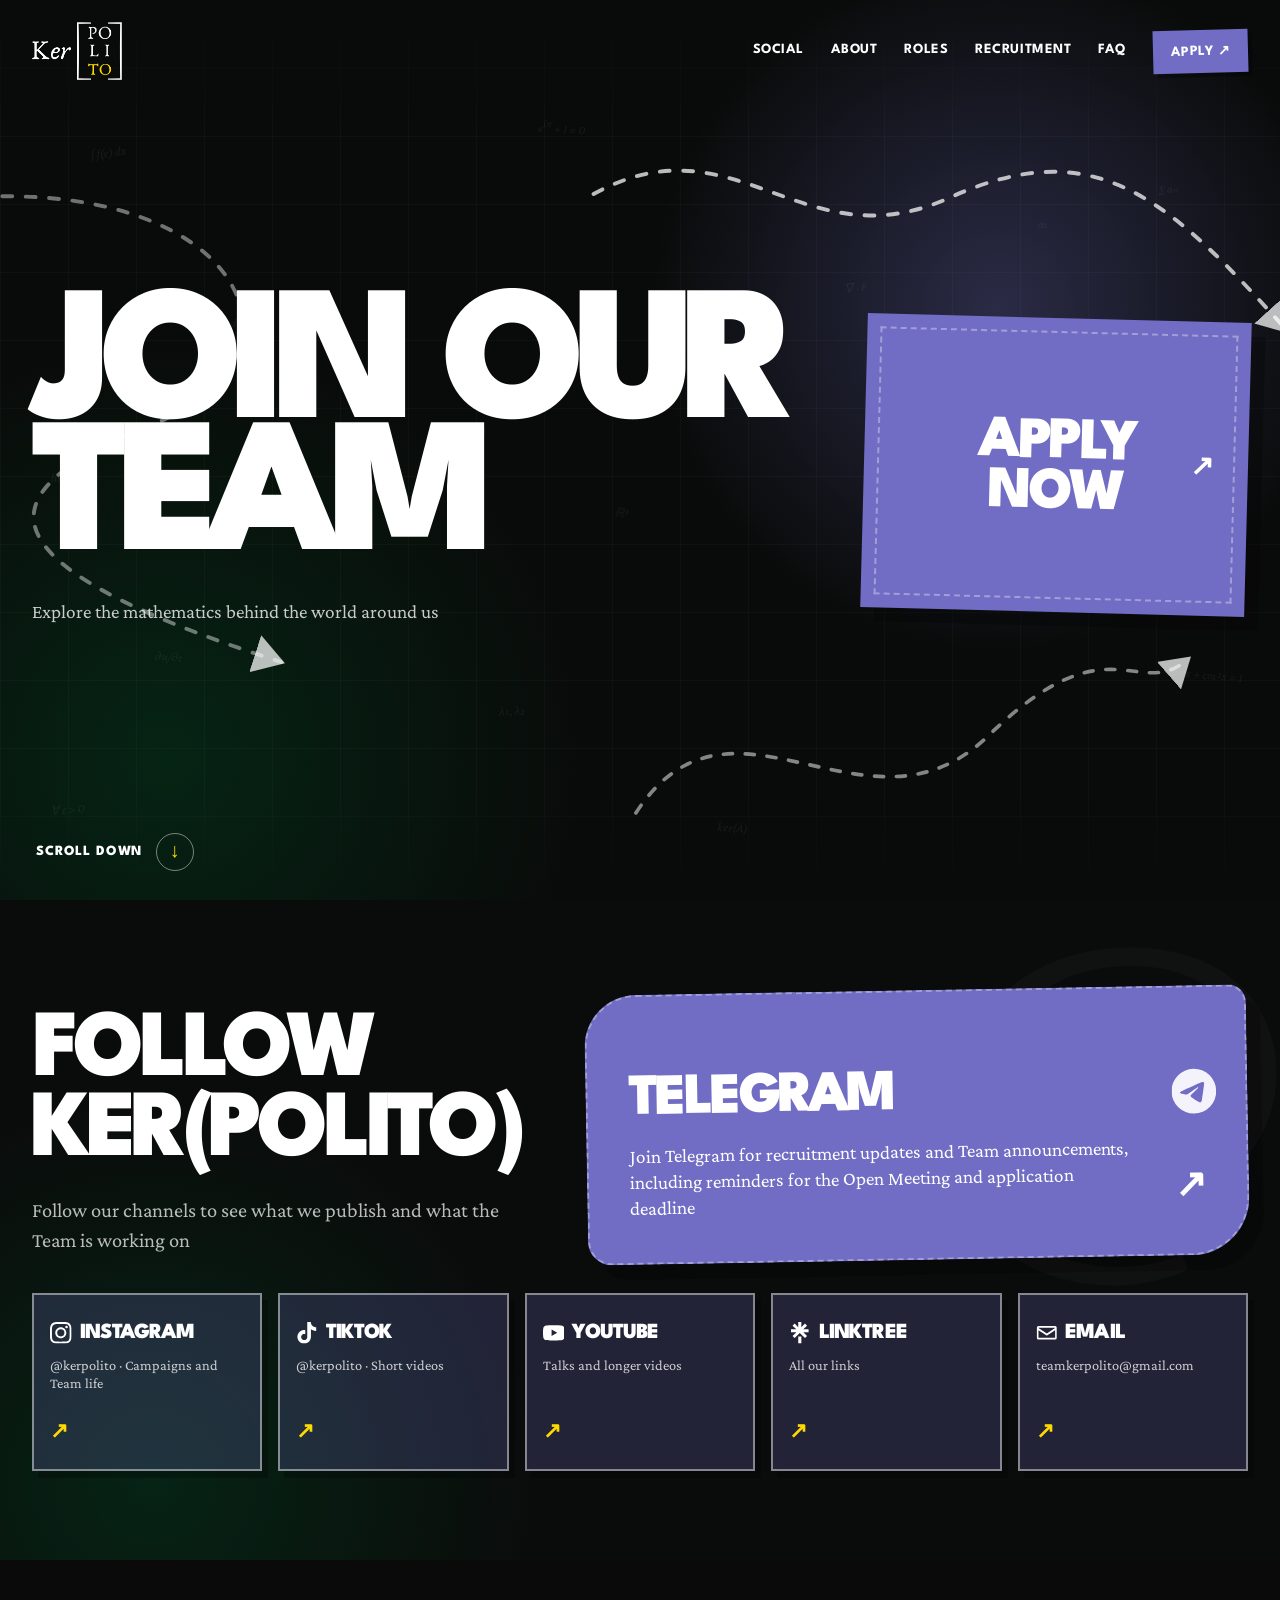
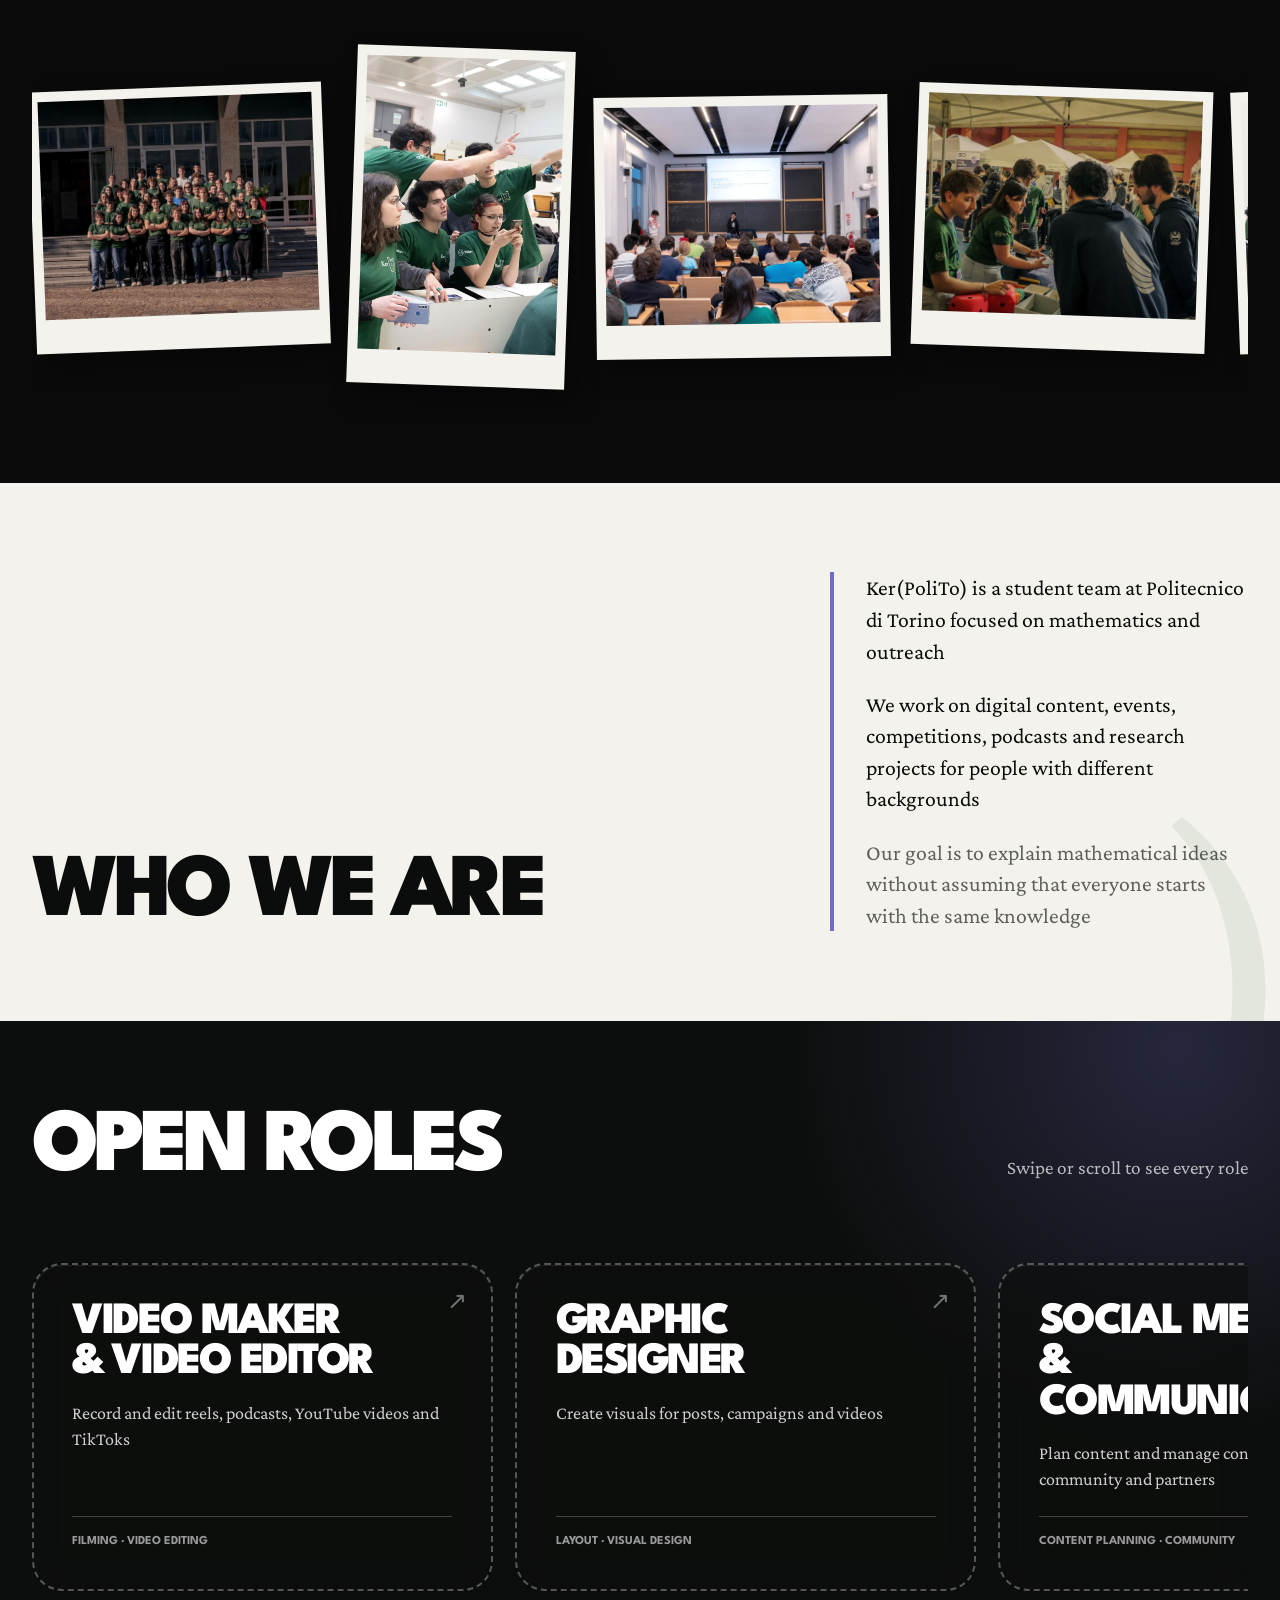
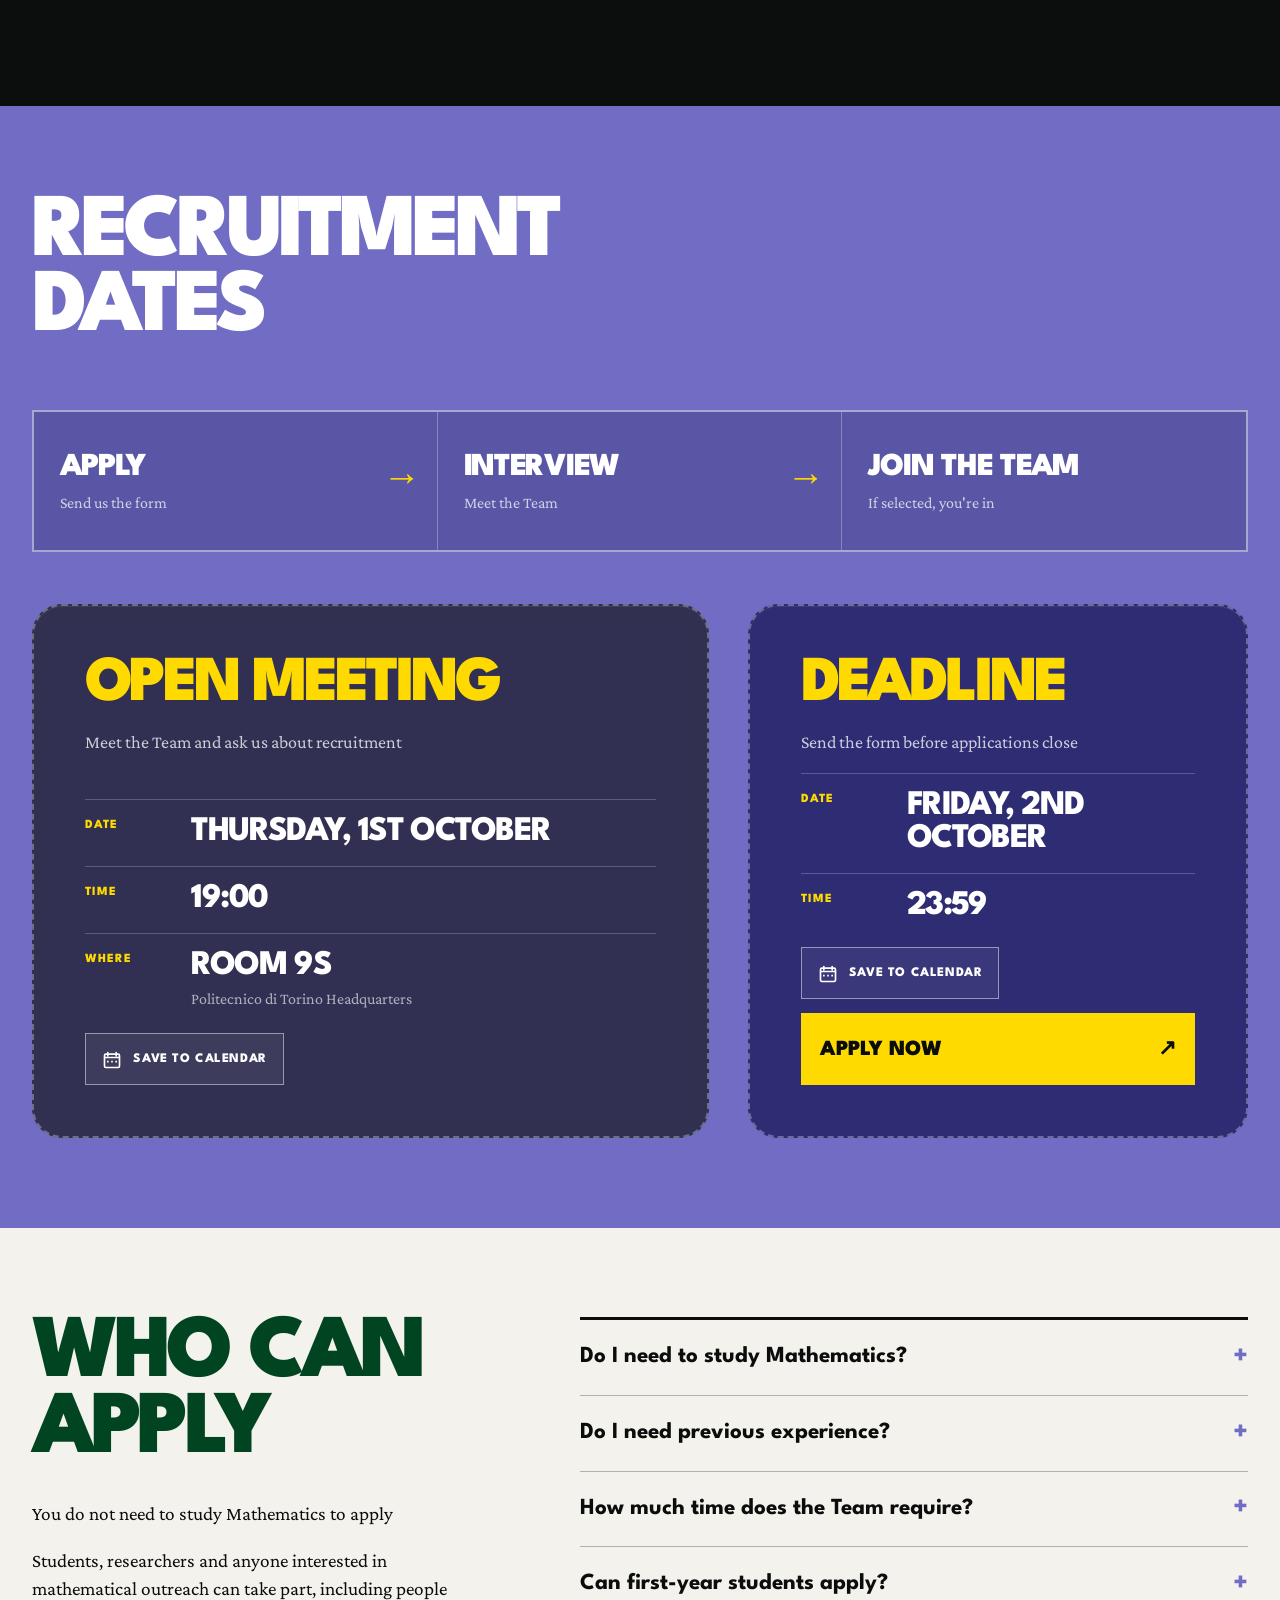
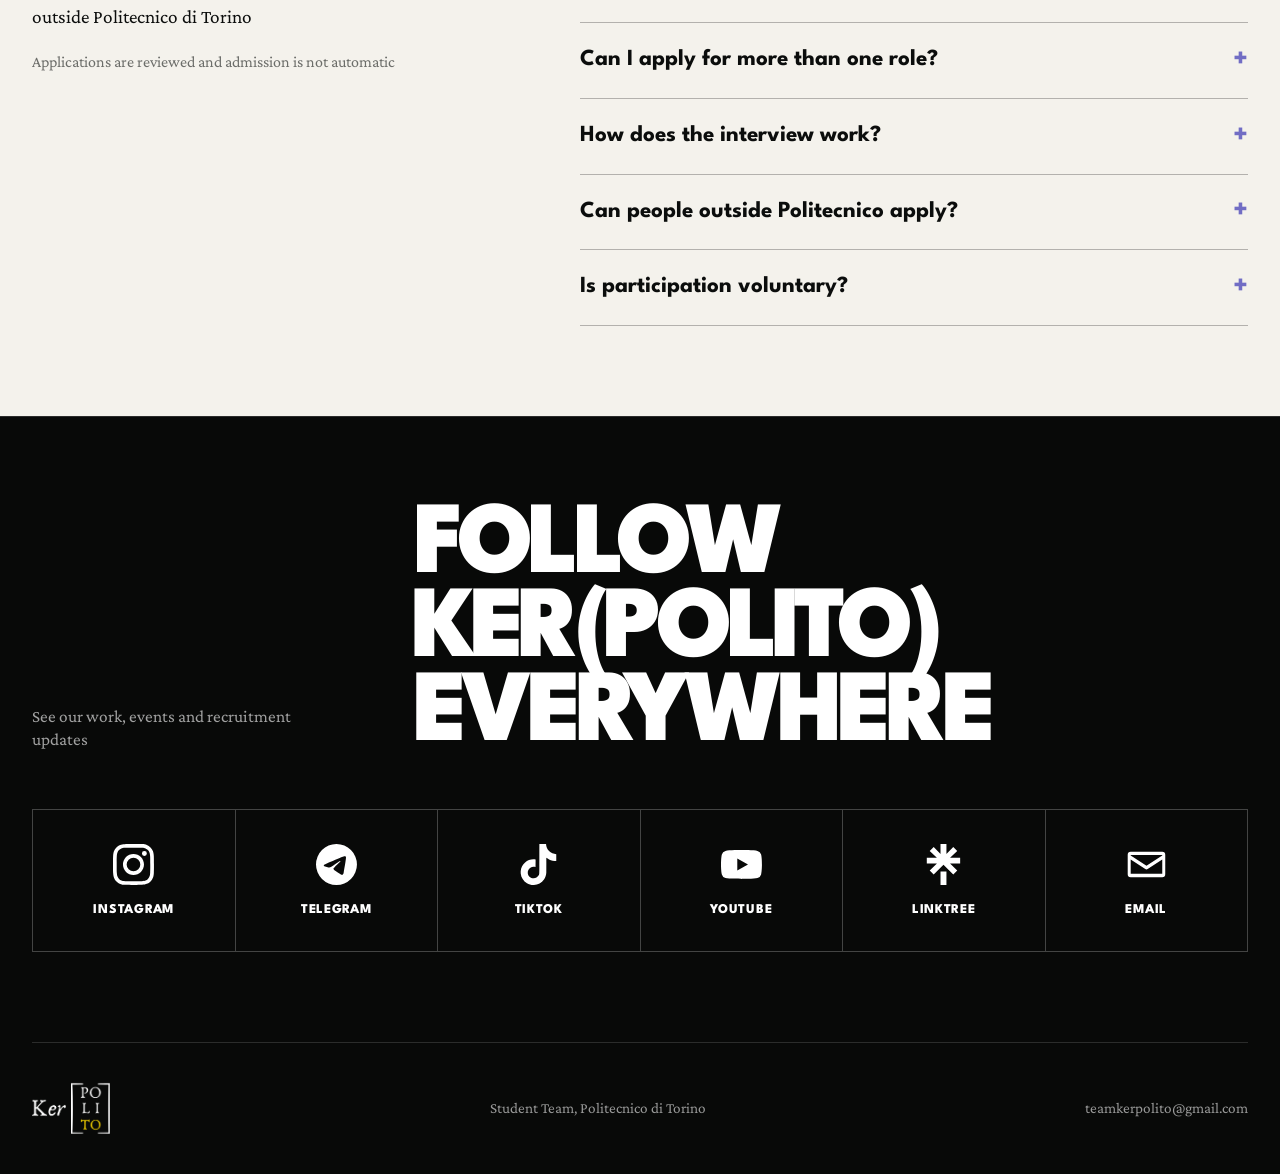
<file: index.html>
<!doctype html>
<html lang="en">
  <head>
    <meta charset="utf-8">
    <meta name="viewport" content="width=device-width, initial-scale=1">
    <title>Join Ker(PoliTo) | Recruitment 2026</title>
    <meta name="description" content="Join Ker(PoliTo), the Politecnico di Torino student team dedicated to mathematics, outreach, events and digital content">
    <meta name="theme-color" content="#0b0d0c">
    <meta property="og:type" content="website">
    <meta property="og:title" content="Join Ker(PoliTo) | Recruitment 2026">
    <meta property="og:description" content="Join Ker(PoliTo), the Politecnico di Torino student team dedicated to mathematics, outreach, events and digital content">
    <meta name="twitter:card" content="summary">
    <link rel="icon" href="assets/icons/favicon.svg" type="image/svg+xml">
    <script>document.documentElement.classList.add("js");</script>
    <link rel="preconnect" href="https://fonts.googleapis.com">
    <link rel="preconnect" href="https://fonts.gstatic.com" crossorigin>
    <link href="https://fonts.googleapis.com/css2?family=Crimson+Pro:ital,wght@0,400;0,500;0,600;1,500&amp;family=League+Spartan:wght@500;600;700;800;900&amp;display=swap" rel="stylesheet">
    <link rel="stylesheet" href="css/recruitment-2026-v2.css">
  </head>
  <body>
    <a class="skip-link" href="#main-content">Skip to content</a>

    <svg class="svg-sprite" aria-hidden="true">
      <symbol id="icon-instagram" viewBox="0 0 24 24"><path d="M7.0301.084c-1.2768.0602-2.1487.264-2.911.5634-.7888.3075-1.4575.72-2.1228 1.3877-.6652.6677-1.075 1.3368-1.3802 2.127-.2954.7638-.4956 1.6365-.552 2.914-.0564 1.2775-.0689 1.6882-.0626 4.947.0062 3.2586.0206 3.6671.0825 4.9473.061 1.2765.264 2.1482.5635 2.9107.308.7889.72 1.4573 1.388 2.1228.6679.6655 1.3365 1.0743 2.1285 1.38.7632.295 1.6361.4961 2.9134.552 1.2773.056 1.6884.069 4.9462.0627 3.2578-.0062 3.668-.0207 4.9478-.0814 1.28-.0607 2.147-.2652 2.9098-.5633.7889-.3086 1.4578-.72 2.1228-1.3881.665-.6682 1.0745-1.3378 1.3795-2.1284.2957-.7632.4966-1.636.552-2.9124.056-1.2809.0692-1.6898.063-4.948-.0063-3.2583-.021-3.6668-.0817-4.9465-.0607-1.2797-.264-2.1487-.5633-2.9117-.3084-.7889-.72-1.4568-1.3876-2.1228C21.2982 1.33 20.628.9208 19.8378.6165 19.074.321 18.2017.1197 16.9244.0645 15.6471.0093 15.236-.005 11.977.0014 8.718.0076 8.31.0215 7.0301.0839m.1402 21.6932c-1.17-.0509-1.8053-.2453-2.2287-.408-.5606-.216-.96-.4771-1.3819-.895-.422-.4178-.6811-.8186-.9-1.378-.1644-.4234-.3624-1.058-.4171-2.228-.0595-1.2645-.072-1.6442-.079-4.848-.007-3.2037.0053-3.583.0607-4.848.05-1.169.2456-1.805.408-2.2282.216-.5613.4762-.96.895-1.3816.4188-.4217.8184-.6814 1.3783-.9003.423-.1651 1.0575-.3614 2.227-.4171 1.2655-.06 1.6447-.072 4.848-.079 3.2033-.007 3.5835.005 4.8495.0608 1.169.0508 1.8053.2445 2.228.408.5608.216.96.4754 1.3816.895.4217.4194.6816.8176.9005 1.3787.1653.4217.3617 1.056.4169 2.2263.0602 1.2655.0739 1.645.0796 4.848.0058 3.203-.0055 3.5834-.061 4.848-.051 1.17-.245 1.8055-.408 2.2294-.216.5604-.4763.96-.8954 1.3814-.419.4215-.8181.6811-1.3783.9-.4224.1649-1.0577.3617-2.2262.4174-1.2656.0595-1.6448.072-4.8493.079-3.2045.007-3.5825-.006-4.848-.0608M16.953 5.5864A1.44 1.44 0 1 0 18.39 4.144a1.44 1.44 0 0 0-1.437 1.4424M5.8385 12.012c.0067 3.4032 2.7706 6.1557 6.173 6.1493 3.4026-.0065 6.157-2.7701 6.1506-6.1733-.0065-3.4032-2.771-6.1565-6.174-6.1498-3.403.0067-6.156 2.771-6.1496 6.1738M8 12.0077a4 4 0 1 1 4.008 3.9921A3.9996 3.9996 0 0 1 8 12.0077"/></symbol>
      <symbol id="icon-telegram" viewBox="0 0 24 24"><path d="M11.944 0A12 12 0 0 0 0 12a12 12 0 0 0 12 12 12 12 0 0 0 12-12A12 12 0 0 0 12 0a12 12 0 0 0-.056 0zm4.962 7.224c.1-.002.321.023.465.14a.506.506 0 0 1 .171.325c.016.093.036.306.02.472-.18 1.898-.962 6.502-1.36 8.627-.168.9-.499 1.201-.82 1.23-.696.065-1.225-.46-1.9-.902-1.056-.693-1.653-1.124-2.678-1.8-1.185-.78-.417-1.21.258-1.91.177-.184 3.247-2.977 3.307-3.23.007-.032.014-.15-.056-.212s-.174-.041-.249-.024c-.106.024-1.793 1.14-5.061 3.345-.48.33-.913.49-1.302.48-.428-.008-1.252-.241-1.865-.44-.752-.245-1.349-.374-1.297-.789.027-.216.325-.437.893-.663 3.498-1.524 5.83-2.529 6.998-3.014 3.332-1.386 4.025-1.627 4.476-1.635z"/></symbol>
      <symbol id="icon-tiktok" viewBox="0 0 24 24"><path d="M12.525.02c1.31-.02 2.61-.01 3.91-.02.08 1.53.63 3.09 1.75 4.17 1.12 1.11 2.7 1.62 4.24 1.79v4.03c-1.44-.05-2.89-.35-4.2-.97-.57-.26-1.1-.59-1.62-.93-.01 2.92.01 5.84-.02 8.75-.08 1.4-.54 2.79-1.35 3.94-1.31 1.92-3.58 3.17-5.91 3.21-1.43.08-2.86-.31-4.08-1.03-2.02-1.19-3.44-3.37-3.65-5.71-.02-.5-.03-1-.01-1.49.18-1.9 1.12-3.72 2.58-4.96 1.66-1.44 3.98-2.13 6.15-1.72.02 1.48-.04 2.96-.04 4.44-.99-.32-2.15-.23-3.02.37-.63.41-1.11 1.04-1.36 1.75-.21.51-.15 1.07-.14 1.61.24 1.64 1.82 3.02 3.5 2.87 1.12-.01 2.19-.66 2.77-1.61.19-.33.4-.67.41-1.06.1-1.79.06-3.57.07-5.36.01-4.03-.01-8.05.02-12.07z"/></symbol>
      <symbol id="icon-youtube" viewBox="0 0 24 24"><path d="M23.498 6.186a3.016 3.016 0 0 0-2.122-2.136C19.505 3.545 12 3.545 12 3.545s-7.505 0-9.377.505A3.017 3.017 0 0 0 .502 6.186C0 8.07 0 12 0 12s0 3.93.502 5.814a3.016 3.016 0 0 0 2.122 2.136c1.871.505 9.376.505 9.376.505s7.505 0 9.377-.505a3.015 3.015 0 0 0 2.122-2.136C24 15.93 24 12 24 12s0-3.93-.502-5.814zM9.545 15.568V8.432L15.818 12l-6.273 3.568z"/></symbol>
      <symbol id="icon-linktree" viewBox="0 0 24 24"><path d="m13.73635 5.85251 4.00467-4.11665 2.3248 2.3808-4.20064 4.00466h5.9085v3.30473h-5.9365l4.22865 4.10766-2.3248 2.3338L12.0005 12.099l-5.74052 5.76852-2.3248-2.3248 4.22864-4.10766h-5.9375V8.12132h5.9085L3.93417 4.11666l2.3248-2.3808 4.00468 4.11665V0h3.4727zm-3.4727 10.30614h3.4727V24h-3.4727z"/></symbol>
      <symbol id="icon-email" viewBox="0 0 24 24"><path d="M2.75 4.5h18.5A1.75 1.75 0 0 1 23 6.25v11.5a1.75 1.75 0 0 1-1.75 1.75H2.75A1.75 1.75 0 0 1 1 17.75V6.25A1.75 1.75 0 0 1 2.75 4.5Zm0 2v.18L12 12.74l9.25-6.06V6.5H2.75Zm18.5 10.99V9.07l-8.57 5.61a1.25 1.25 0 0 1-1.36 0L2.75 9.07v8.42h18.5Z"/></symbol>
      <symbol id="icon-calendar" viewBox="0 0 24 24"><path d="M7 2a1 1 0 0 1 1 1v1h8V3a1 1 0 1 1 2 0v1h1.25A2.75 2.75 0 0 1 22 6.75v12.5A2.75 2.75 0 0 1 19.25 22H4.75A2.75 2.75 0 0 1 2 19.25V6.75A2.75 2.75 0 0 1 4.75 4H6V3a1 1 0 0 1 1-1Zm12.25 8H4v9.25c0 .41.34.75.75.75h14.5c.41 0 .75-.34.75-.75V10h-.75ZM8 13v2H6v-2h2Zm5 0v2h-2v-2h2Zm5 0v2h-2v-2h2ZM6 6H4.75a.75.75 0 0 0-.75.75V8h16V6.75a.75.75 0 0 0-.75-.75H18v1a1 1 0 1 1-2 0V6H8v1a1 1 0 0 1-2 0V6Z"/></symbol>
    </svg>

    <header class="site-header" data-header>
      <nav class="nav shell" aria-label="Primary navigation">
        <a class="wordmark" href="#top" aria-label="Ker(PoliTo), back to top">
          <img src="assets/images/kerpolito-logo.png" alt="Ker(PoliTo)">
        </a>

        <button class="menu-toggle" type="button" aria-expanded="false" aria-controls="primary-menu" aria-label="Open navigation" data-menu-toggle>
          <span></span><span></span>
        </button>

        <div class="nav-links" id="primary-menu" data-menu>
          <a href="#socials">Social</a>
          <a href="#about">About</a>
          <a href="#roles">Roles</a>
          <a href="#recruitment">Recruitment</a>
          <a href="#faq">FAQ</a>
          <a class="nav-apply" href="#" data-link="application">Apply <span aria-hidden="true">↗</span></a>
        </div>
      </nav>
    </header>

    <main id="main-content">
      <section class="hero" id="top" aria-labelledby="hero-title">
        <div class="hero-grid" aria-hidden="true"></div>
        <div class="math-texture" aria-hidden="true">
          <span>∫ f(x) dx</span><span>e<sup>iπ</sup> + 1 = 0</span><span>Σ aₙ</span>
          <span>det(A)</span><span>∇ · F</span><span>P(A|B)</span>
          <span>lim x→0</span><span>ℝ³</span><span>a² + b² = c²</span>
          <span>∂u/∂t</span><span>λ₁, λ₂</span><span>sin²x + cos²x = 1</span>
          <span>∀ ε &gt; 0</span><span>ker(A)</span><span>Im(f)</span><span>∞</span>
        </div>

        <svg class="hero-path hero-path-top" viewBox="0 0 760 300" aria-hidden="true">
          <defs>
            <marker id="arrow-white" markerWidth="10" markerHeight="10" refX="7" refY="5" orient="auto">
              <path d="M0 0L8 5L0 10Z" fill="currentColor"></path>
            </marker>
          </defs>
          <path d="M18 88C164 8 232 160 382 92S606 92 728 228" marker-end="url(#arrow-white)"></path>
        </svg>

        <svg class="hero-path hero-path-loop" viewBox="0 0 420 560" aria-hidden="true">
          <path d="M44 45C318 32 395 210 223 278S30 418 354 522" marker-end="url(#arrow-white)"></path>
        </svg>

        <svg class="hero-path hero-path-sweep" viewBox="0 0 660 260" aria-hidden="true">
          <path d="M24 204C129 43 278 248 411 119S575 83 630 35" marker-end="url(#arrow-white)"></path>
        </svg>

        <div class="hero-content shell">
          <div class="hero-main">
            <div class="hero-title-block">
              <h1 id="hero-title"><span>Join</span> <span>our</span> <span>team</span></h1>
            </div>

            <p class="hero-intro">Explore the mathematics behind the world around us</p>

            <a class="hero-apply" href="#" data-link="application">
              <span>Apply now</span><b aria-hidden="true">↗</b>
            </a>
          </div>

          <a class="scroll-cue" href="#socials">
            <span>Scroll down</span>
            <b aria-hidden="true">↓</b>
          </a>
        </div>
      </section>

      <section class="social-section section" id="socials" aria-labelledby="socials-title">
        <div class="shell">
          <div class="social-lead">
            <div class="social-intro reveal">
              <h2 id="socials-title">Follow Ker(PoliTo)</h2>
              <p>Follow our channels to see what we publish and what the Team is working on</p>
            </div>

            <a class="telegram-card reveal" href="#" data-link="telegram">
              <svg class="telegram-icon" aria-hidden="true"><use href="#icon-telegram"></use></svg>
              <span class="telegram-copy">
                <strong>Telegram</strong>
                <small>Join Telegram for recruitment updates and Team announcements, including reminders for the Open Meeting and application deadline</small>
              </span>
              <b aria-hidden="true">↗</b>
            </a>
          </div>

          <div class="social-grid reveal" aria-label="All Ker(PoliTo) social channels">
            <a href="#" data-link="instagram"><span class="social-label"><svg aria-hidden="true"><use href="#icon-instagram"></use></svg><em>Instagram</em></span><small>@kerpolito · Campaigns and Team life</small><b aria-hidden="true">↗</b></a>
            <a href="#" data-link="tiktok"><span class="social-label"><svg aria-hidden="true"><use href="#icon-tiktok"></use></svg><em>TikTok</em></span><small>@kerpolito · Short videos</small><b aria-hidden="true">↗</b></a>
            <a href="#" data-link="youtube"><span class="social-label"><svg aria-hidden="true"><use href="#icon-youtube"></use></svg><em>YouTube</em></span><small>Talks and longer videos</small><b aria-hidden="true">↗</b></a>
            <a href="#" data-link="linktree"><span class="social-label"><svg aria-hidden="true"><use href="#icon-linktree"></use></svg><em>Linktree</em></span><small>All our links</small><b aria-hidden="true">↗</b></a>
            <a href="#" data-link="email"><span class="social-label"><svg aria-hidden="true"><use href="#icon-email"></use></svg><em>Email</em></span><small>teamkerpolito@gmail.com</small><b aria-hidden="true">↗</b></a>
          </div>
        </div>
      </section>

      <section class="postcards" aria-label="Ker(PoliTo) Team moments">
        <div class="postcard-track shell">
          <figure class="postcard postcard-wide">
            <img src="assets/images/team-group.webp" alt="Ker(PoliTo) Team group photo" width="1400" height="1049">
          </figure>
          <figure class="postcard postcard-tall">
            <img src="assets/images/team-meeting.webp" alt="Ker(PoliTo) members collaborating during an event" width="788" height="1400" loading="lazy">
          </figure>
          <figure class="postcard postcard-wide">
            <img src="assets/images/team-lecture.webp" alt="A Ker(PoliTo) mathematics event in a lecture hall" width="1400" height="933" loading="lazy">
          </figure>
          <figure class="postcard postcard-wide">
            <img src="assets/images/team-fair.webp" alt="Ker(PoliTo) members meeting students at a Team fair" width="1400" height="933" loading="lazy">
          </figure>
          <figure class="postcard postcard-wide">
            <img src="assets/images/team-podcast.webp" alt="Two Ker(PoliTo) members recording a podcast" width="906" height="571" loading="lazy">
          </figure>
          <figure class="postcard postcard-tall">
            <img src="assets/images/team-notes.webp" alt="A wall of colourful notes from a Ker(PoliTo) activity" width="933" height="1400" loading="lazy">
          </figure>
        </div>
      </section>

      <section class="about-section section" id="about" aria-labelledby="about-title">
        <div class="shell about-layout">
          <h2 class="reveal" id="about-title">Who we are</h2>
          <div class="about-copy reveal">
            <p>Ker(PoliTo) is a student team at Politecnico di Torino focused on mathematics and outreach</p>
            <p>We work on digital content, events, competitions, podcasts and research projects for people with different backgrounds</p>
            <p>Our goal is to explain mathematical ideas without assuming that everyone starts with the same knowledge</p>
          </div>
        </div>
      </section>

      <section class="roles-section section" id="roles" aria-labelledby="roles-title">
        <div class="shell">
          <div class="section-heading reveal">
            <h2 id="roles-title">Open roles</h2>
            <p>Swipe or scroll to see every role</p>
          </div>

          <div class="roles-grid" tabindex="0" aria-label="Open roles, scroll horizontally to explore all seven">
            <article class="role-card glass-panel reveal">
              <h3>Video Maker<br>&amp; Video Editor</h3>
              <p>Record and edit reels, podcasts, YouTube videos and TikToks</p>
              <p class="role-note">Filming · Video editing</p>
            </article>
            <article class="role-card glass-panel reveal">
              <h3>Graphic<br>Designer</h3>
              <p>Create visuals for posts, campaigns and videos</p>
              <p class="role-note">Layout · Visual design</p>
            </article>
            <article class="role-card glass-panel reveal">
              <h3>Social Media<br>&amp; Communication</h3>
              <p>Plan content and manage conversations with our community and partners</p>
              <p class="role-note">Content planning · Community</p>
            </article>
            <article class="role-card glass-panel reveal">
              <h3>Research<br>&amp; Content</h3>
              <p>Research mathematical topics and turn them into clear content</p>
              <p class="role-note">Research · Writing</p>
            </article>
            <article class="role-card glass-panel reveal">
              <h3>Graphic<br>Animator</h3>
              <p>Create diagrams and animations for our videos and posts</p>
              <p class="role-note">Motion · Diagrams</p>
            </article>
            <article class="role-card glass-panel reveal">
              <h3>Web<br>Developer</h3>
              <p>Work on the website and the Team's digital tools</p>
              <p class="role-note">Frontend · Digital tools</p>
            </article>
            <article class="role-card glass-panel reveal">
              <h3>Event<br>Manager</h3>
              <p>Plan events and coordinate the practical details</p>
              <p class="role-note">Planning · Logistics</p>
            </article>
          </div>
        </div>
      </section>

      <section class="recruitment-section section" id="recruitment" aria-labelledby="recruitment-title">
        <div class="shell">
          <div class="section-heading reveal">
            <h2 id="recruitment-title">Recruitment dates</h2>
          </div>

          <ol class="process-strip reveal" aria-label="Recruitment process">
            <li><strong>Apply</strong><span>Send us the form</span></li>
            <li><strong>Interview</strong><span>Meet the Team</span></li>
            <li><strong>Join the Team</strong><span>If selected, you're in</span></li>
          </ol>

          <div class="info-grid">
            <article class="info-panel glass-panel reveal">
              <h3>Open meeting</h3>
              <p class="info-intro">Meet the Team and ask us about recruitment</p>
              <dl class="event-details">
                <div><dt>Date</dt><dd data-config="openMeetingDate">Thursday, 1st October</dd></div>
                <div><dt>Time</dt><dd data-config="openMeetingTime">19:00</dd></div>
                <div><dt>Where</dt><dd><span data-config="openMeetingLocation">Room 9S</span><small data-config="openMeetingVenue">Politecnico di Torino Headquarters</small></dd></div>
              </dl>
              <a class="calendar-button" href="assets/calendar/open-meeting.ics" download>
                <svg aria-hidden="true"><use href="#icon-calendar"></use></svg>
                <span>Save to calendar</span>
              </a>
            </article>

            <article class="info-panel info-panel-deadline glass-panel reveal">
              <h3>Deadline</h3>
              <p class="info-intro">Send the form before applications close</p>
              <dl class="event-details">
                <div><dt>Date</dt><dd data-config="deadlineDate">Friday, 2nd October</dd></div>
                <div><dt>Time</dt><dd data-config="deadlineTime">23:59</dd></div>
              </dl>
              <div class="panel-actions">
                <a class="calendar-button" href="assets/calendar/application-deadline.ics" download>
                  <svg aria-hidden="true"><use href="#icon-calendar"></use></svg>
                  <span>Save to calendar</span>
                </a>
                <a class="panel-apply" href="#" data-link="application">Apply now <span aria-hidden="true">↗</span></a>
              </div>
            </article>
          </div>
        </div>
      </section>

      <section class="faq-section section" id="faq" aria-labelledby="faq-title">
        <div class="shell faq-layout">
          <div class="faq-intro reveal">
            <h2 id="faq-title">Who can apply</h2>
            <p>You do not need to study Mathematics to apply</p>
            <p>Students, researchers and anyone interested in mathematical outreach can take part, including people outside Politecnico di Torino</p>
            <p>Applications are reviewed and admission is not automatic</p>
          </div>

          <div class="accordion" data-accordion>
            <div class="faq-item reveal">
              <h3><button type="button" aria-expanded="false" aria-controls="faq-a1" id="faq-q1">Do I need to study Mathematics?<span aria-hidden="true">+</span></button></h3>
              <div class="faq-answer" id="faq-a1" role="region" aria-labelledby="faq-q1" hidden><p>No, you do not need a Mathematics degree. What matters is an interest in the Team's work and in the role you choose</p></div>
            </div>
            <div class="faq-item reveal">
              <h3><button type="button" aria-expanded="false" aria-controls="faq-a2" id="faq-q2">Do I need previous experience?<span aria-hidden="true">+</span></button></h3>
              <div class="faq-answer" id="faq-a2" role="region" aria-labelledby="faq-q2" hidden><p>Not necessarily. Expectations depend on the role and on the recruitment cycle, so ask us at the Open Meeting if you are unsure</p></div>
            </div>
            <div class="faq-item reveal">
              <h3><button type="button" aria-expanded="false" aria-controls="faq-a3" id="faq-q3">How much time does the Team require?<span aria-hidden="true">+</span></button></h3>
              <div class="faq-answer" id="faq-a3" role="region" aria-labelledby="faq-q3" hidden><p>The time required depends on the role and on current projects. Ask us during the Open Meeting or on Instagram for details about this recruitment cycle</p></div>
            </div>
            <div class="faq-item reveal">
              <h3><button type="button" aria-expanded="false" aria-controls="faq-a4" id="faq-q4">Can first-year students apply?<span aria-hidden="true">+</span></button></h3>
              <div class="faq-answer" id="faq-a4" role="region" aria-labelledby="faq-q4" hidden><p>Yes, first-year students can apply. Applications are considered using the same recruitment process as for other candidates</p></div>
            </div>
            <div class="faq-item reveal">
              <h3><button type="button" aria-expanded="false" aria-controls="faq-a5" id="faq-q5">Can I apply for more than one role?<span aria-hidden="true">+</span></button></h3>
              <div class="faq-answer" id="faq-a5" role="region" aria-labelledby="faq-q5" hidden><p>This may change between recruitment cycles. Check the current application form or ask us at the Open Meeting before submitting</p></div>
            </div>
            <div class="faq-item reveal">
              <h3><button type="button" aria-expanded="false" aria-controls="faq-a6" id="faq-q6">How does the interview work?<span aria-hidden="true">+</span></button></h3>
              <div class="faq-answer" id="faq-a6" role="region" aria-labelledby="faq-q6" hidden><p>A group of Team members interviews candidates using criteria set before recruitment. The exact format and practical details are shared with candidates during each cycle</p></div>
            </div>
            <div class="faq-item reveal">
              <h3><button type="button" aria-expanded="false" aria-controls="faq-a7" id="faq-q7">Can people outside Politecnico apply?<span aria-hidden="true">+</span></button></h3>
              <div class="faq-answer" id="faq-a7" role="region" aria-labelledby="faq-q7" hidden><p>Yes, the Team is also open to students and researchers from other universities, as well as people interested in mathematical outreach</p></div>
            </div>
            <div class="faq-item reveal">
              <h3><button type="button" aria-expanded="false" aria-controls="faq-a8" id="faq-q8">Is participation voluntary?<span aria-hidden="true">+</span></button></h3>
              <div class="faq-answer" id="faq-a8" role="region" aria-labelledby="faq-q8" hidden><p>Yes, participation is voluntary. The amount of work depends on the role and on the projects active during the semester</p></div>
            </div>
          </div>
        </div>
      </section>
    </main>

    <footer class="site-footer">
      <div class="shell footer-socials" aria-labelledby="footer-socials-title">
        <div class="footer-socials-heading">
          <p>See our work, events and recruitment updates</p>
          <h2 id="footer-socials-title">Follow Ker(PoliTo) everywhere</h2>
        </div>
        <div class="footer-social-grid" aria-label="Ker(PoliTo) social links">
          <a href="#" data-link="instagram"><svg aria-hidden="true"><use href="#icon-instagram"></use></svg><span>Instagram</span></a>
          <a href="#" data-link="telegram"><svg aria-hidden="true"><use href="#icon-telegram"></use></svg><span>Telegram</span></a>
          <a href="#" data-link="tiktok"><svg aria-hidden="true"><use href="#icon-tiktok"></use></svg><span>TikTok</span></a>
          <a href="#" data-link="youtube"><svg aria-hidden="true"><use href="#icon-youtube"></use></svg><span>YouTube</span></a>
          <a href="#" data-link="linktree"><svg aria-hidden="true"><use href="#icon-linktree"></use></svg><span>Linktree</span></a>
          <a href="#" data-link="email"><svg aria-hidden="true"><use href="#icon-email"></use></svg><span>Email</span></a>
        </div>
      </div>
      <div class="shell footer-inner">
        <a class="wordmark footer-logo" href="#top" aria-label="Ker(PoliTo), back to top">
          <img src="assets/images/kerpolito-logo.png" alt="Ker(PoliTo)">
        </a>
        <p>Student Team, Politecnico di Torino</p>
        <a href="mailto:teamkerpolito@gmail.com">teamkerpolito@gmail.com</a>
      </div>
    </footer>

    <div class="link-notice" role="status" aria-live="polite" data-link-notice></div>
    <script src="js/config.js"></script>
    <script src="js/main.js"></script>
  </body>
</html>
</file>
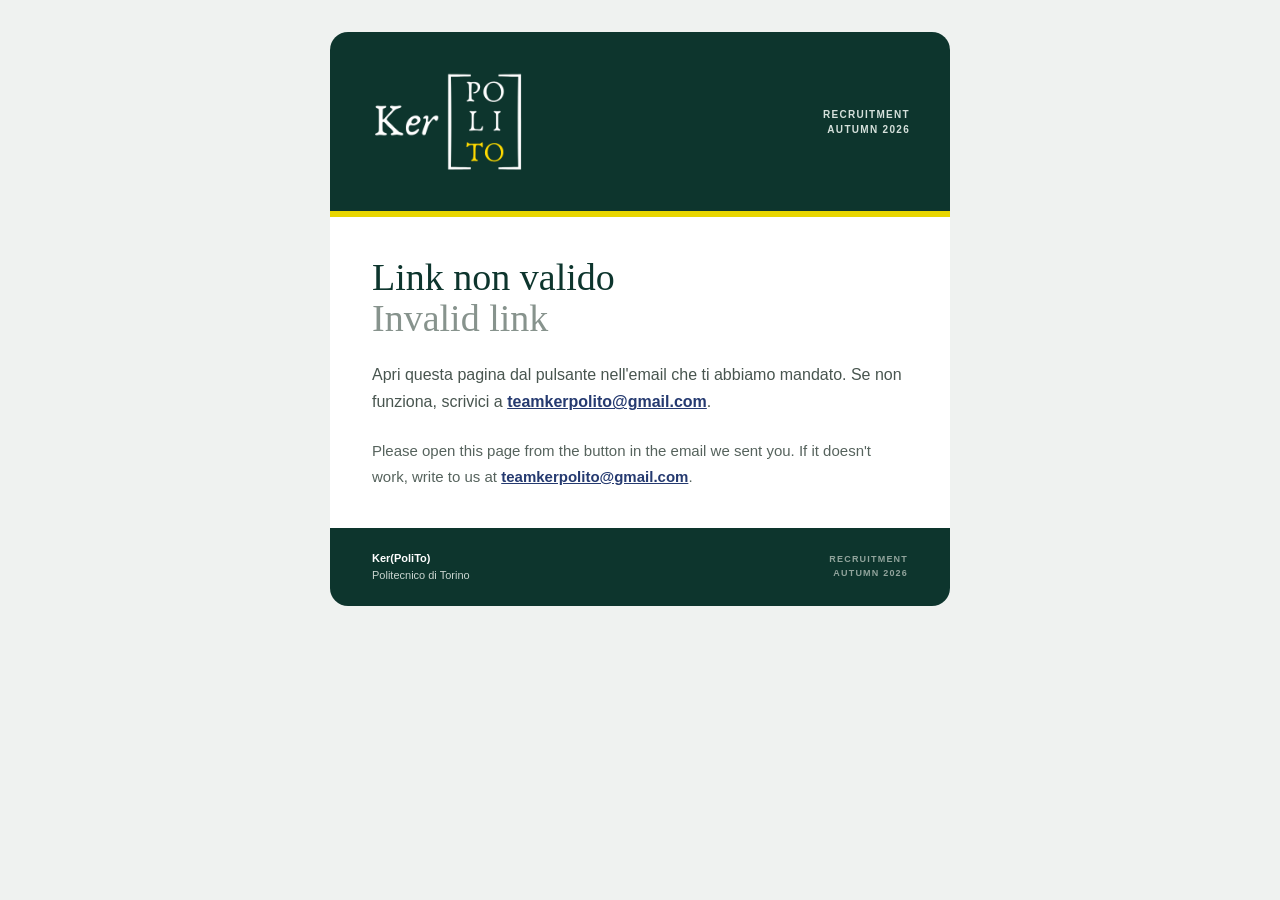
<file: prenota/index.html>
<!DOCTYPE html>
<html>
<head>
<meta charset="utf-8">
<meta name="viewport" content="width=device-width, initial-scale=1">
<meta name="robots" content="noindex, nofollow">
<meta name="referrer" content="no-referrer">
<title>Ker(PoliTo) Recruitment</title>
<link rel="icon" href="../assets/icons/favicon.svg" type="image/svg+xml">
<style>
  :root {
    --verde: #0D352D;
    --blu: #253A70;
    --giallo: #E8D600;
    --sfondo: #EFF2F0;
    --card: #F4F6F4;
    --bordo: #DDE4E0;
    --testo: #48554F;
    --testo-2: #56635D;
    --scuro: #18251F;
    color-scheme: light;
  }

  * { box-sizing: border-box; }

  html, body {
    margin: 0;
    padding: 0;
    background: var(--sfondo);
    color: var(--scuro);
    font-family: Arial, Helvetica, sans-serif;
    -webkit-text-size-adjust: 100%;
  }

  .wrap { padding: 32px 14px 140px; }

  .card {
    max-width: 620px;
    margin: 0 auto;
    background: #FFFFFF;
    border-radius: 18px;
    overflow: hidden;
  }

  .header {
    background: var(--verde);
    padding: 30px 40px 28px;
    display: flex;
    align-items: center;
    justify-content: space-between;
    gap: 16px;
  }

  .header img { display: block; width: 160px; max-width: 55%; height: auto; }

  .tag {
    font-size: 10px;
    line-height: 1.5;
    font-weight: bold;
    letter-spacing: 1.3px;
    color: #D5E0DB;
    text-align: right;
  }

  .linea { height: 6px; background: var(--giallo); }

  .corpo { padding: 40px 42px 38px; }

  .saluto {
    margin: 0 0 10px;
    font-size: 22px;
    line-height: 1.3;
    font-weight: bold;
    color: var(--blu);
  }

  h1 {
    margin: 0;
    font-family: Georgia, "Times New Roman", serif;
    font-size: 38px;
    line-height: 1.08;
    font-weight: normal;
    color: var(--verde);
  }

  .intro {
    margin: 22px 0 0;
    font-size: 16px;
    line-height: 1.72;
    color: var(--testo);
  }

  .intro strong, .nota strong { color: var(--scuro); }

  .giorno { margin-top: 30px; }

  .giorno h2 {
    margin: 0 0 12px;
    padding-bottom: 10px;
    border-bottom: 1px solid #E2E7E4;
    font-family: Georgia, "Times New Roman", serif;
    font-size: 21px;
    font-weight: normal;
    color: var(--verde);
  }

  .orari {
    display: grid;
    grid-template-columns: repeat(auto-fill, minmax(86px, 1fr));
    gap: 8px;
  }

  .orario {
    appearance: none;
    -webkit-appearance: none;
    margin: 0;
    padding: 13px 0;
    border: 1px solid var(--bordo);
    border-radius: 8px;
    background: var(--card);
    color: var(--verde);
    font-family: inherit;
    font-size: 15px;
    font-weight: bold;
    cursor: pointer;
    transition: border-color .12s, background-color .12s, color .12s;
  }

  .orario:hover { border-color: var(--blu); }

  .orario:focus-visible { outline: 3px solid var(--giallo); outline-offset: 2px; }

  .orario[aria-pressed="true"] {
    background: var(--blu);
    border-color: var(--blu);
    color: #FFFFFF;
  }

  .orario:disabled { cursor: wait; opacity: .6; }

  .box {
    margin-top: 28px;
    padding: 24px 22px;
    background: var(--card);
    border: 1px solid #E1E7E3;
    border-radius: 12px;
  }

  .box .etichetta {
    margin: 0 0 12px;
    font-size: 10px;
    font-weight: bold;
    letter-spacing: 1.5px;
    color: var(--blu);
  }

  .box .giorno-ok {
    margin: 0;
    font-size: 16px;
    line-height: 1.5;
    font-weight: bold;
    color: var(--scuro);
  }

  .box .ora-ok {
    margin: 4px 0 0;
    font-family: Georgia, "Times New Roman", serif;
    font-size: 32px;
    line-height: 1.1;
    color: var(--verde);
  }

  .nota {
    margin: 22px 0 0;
    font-size: 15px;
    line-height: 1.72;
    color: var(--testo-2);
  }

  .avviso {
    margin-top: 24px;
    padding: 14px 16px;
    border-radius: 10px;
    background: #FBF6D2;
    border: 1px solid #E9DC7A;
    font-size: 14px;
    line-height: 1.55;
    color: #4A4317;
  }

  .avviso.errore {
    background: #FBEDEA;
    border-color: #EBC2B9;
    color: #6B2A1E;
  }

  .link {
    padding: 0;
    border: 0;
    background: none;
    color: var(--blu);
    font: inherit;
    font-weight: bold;
    text-decoration: underline;
    cursor: pointer;
  }

  a { color: var(--blu); font-weight: bold; }

  .footer {
    background: var(--verde);
    padding: 22px 42px;
    display: flex;
    justify-content: space-between;
    align-items: center;
    gap: 16px;
    font-size: 11px;
    line-height: 1.55;
    color: #CAD5D0;
  }

  .footer strong { color: #FFFFFF; }

  .footer .tag { font-size: 9px; letter-spacing: 1.2px; color: #91A49C; }

  .barra {
    position: fixed;
    left: 0;
    right: 0;
    bottom: 0;
    padding: 14px 16px calc(14px + env(safe-area-inset-bottom));
    background: #FFFFFF;
    border-top: 1px solid var(--bordo);
    box-shadow: 0 -8px 24px rgba(13, 53, 45, .10);
    transform: translateY(110%);
    visibility: hidden;
    transition: transform .2s ease, visibility 0s linear .2s;
  }

  .barra.visibile {
    transform: none;
    visibility: visible;
    transition: transform .2s ease, visibility 0s;
  }

  .barra-interna {
    max-width: 620px;
    margin: 0 auto;
    display: flex;
    align-items: center;
    justify-content: space-between;
    gap: 16px;
  }

  .scelta { font-size: 13px; line-height: 1.4; color: var(--testo-2); }

  .scelta strong { display: block; font-size: 16px; color: var(--scuro); }

  .bottone {
    padding: 16px 22px;
    border: 0;
    border-radius: 8px;
    background: var(--blu);
    color: #FFFFFF;
    font-family: inherit;
    font-size: 13px;
    font-weight: bold;
    letter-spacing: .7px;
    white-space: nowrap;
    cursor: pointer;
  }

  .bottone:disabled { opacity: .65; cursor: wait; }

  .bottone:focus-visible { outline: 3px solid var(--giallo); outline-offset: 2px; }

  @media (max-width: 520px) {
    .wrap { padding: 16px 10px 170px; }
    .header { padding: 24px 22px 22px; }
    .header img { width: 130px; }
    .corpo { padding: 30px 22px 28px; }
    .saluto { font-size: 20px; }
    h1 { font-size: 31px; }
    .intro { font-size: 15px; }
    .footer { padding: 18px 22px; }
    .barra-interna { flex-direction: column; align-items: stretch; gap: 10px; }
    .bottone { width: 100%; }
  }
</style>
</head>

<body>

<div class="wrap">
  <div class="card">
    <div class="header">
      <img id="logo" alt="Ker(PoliTo)" width="160" height="121" src="[data-uri]">
      <div class="tag" id="tag"></div>
    </div>
    <div class="linea"></div>
    <main class="corpo" id="app" aria-live="polite"></main>
    <div class="footer">
      <div><strong>Ker(PoliTo)</strong><br>Politecnico di Torino</div>
      <div class="tag" id="tag-footer"></div>
    </div>
  </div>
</div>

<div class="barra" id="barra" aria-hidden="true">
  <div class="barra-interna">
    <div class="scelta" id="scelta"></div>
    <button type="button" class="bottone" id="conferma"></button>
  </div>
</div>

<script>
  // URL della web app Apps Script (deve essere lo stesso di CONFIG.webAppUrl in Code.gs)
  const API_URL = "https://script.google.com/macros/s/AKfycbwyCVLrBDTv_wYGneXajnYUW09RS5F7TQSFXueIKmGbLz4C1kEhrtNlEchNRKIzUBG__w/exec";
  const CONTATTO = "teamkerpolito@gmail.com";
  const TOKEN = new URLSearchParams(window.location.search).get("t") || "";

  let DATI = { stato: "caricamento", lingua: linguaBrowser(), replyTo: CONTATTO };

  function linguaBrowser() {
    return /^it/i.test(navigator.language || "") ? "it" : "en";
  }

  const TESTI = {
    it: {
      tag: "RECRUITMENT<br>AUTUNNO 2026",
      saluto: "Ciao {nome},",
      titoloScegli: "Prenota il tuo<br>colloquio.",
      introScegli: "Prenota <strong>un solo slot</strong> tra quelli ancora liberi. Se più avanti ti serve cambiarlo, potrai farlo da questa stessa pagina.",
      introModifica: "Al momento hai prenotato <strong>{slot}</strong>. Scegli un altro slot per cambiarlo.",
      tieni: "Tieni lo slot attuale",
      haiScelto: "Hai scelto",
      conferma: "CONFERMA LO SLOT",
      inCorso: "PRENOTAZIONE IN CORSO...",
      titoloOk: "Slot<br>prenotato!",
      etichettaOk: "IL TUO COLLOQUIO",
      notaOk: "Riceverai un'email di conferma con tutti i dettagli, compreso il luogo del colloquio.",
      cambia: "Cambia slot",
      nonModificabile: "Il colloquio è vicino: per cambiare orario rispondi all'email che ti abbiamo mandato.",
      nessunoSlot: "Al momento non ci sono slot liberi. Rispondi all'email che ti abbiamo mandato e troveremo una soluzione insieme.",
      nessunoVa: "Nessuno slot va bene per te? Rispondi all'email che ti abbiamo mandato.",
      titoloChiuso: "Prenotazioni<br>chiuse.",
      testoChiuso: "Non è più possibile prenotare o cambiare slot da questa pagina. Per qualsiasi cosa rispondi all'email che ti abbiamo mandato.",
      demo: "Anteprima di prova: la prenotazione non viene salvata.",
      errori: {
        occupato: "Questo slot è appena stato prenotato da qualcun altro. Scegline un altro.",
        troppo_tardi: "Questo slot non è più prenotabile. Scegline un altro.",
        non_trovato: "Questo slot non è più disponibile. Scegline un altro.",
        non_modificabile: "Il tuo colloquio è troppo vicino per cambiarlo da qui: rispondi all'email che ti abbiamo mandato.",
        riprova: "Ci sono molte richieste in questo momento: riprova tra qualche secondo.",
        generico: "Qualcosa è andato storto. Riprova tra poco oppure rispondi all'email che ti abbiamo mandato."
      }
    },
    en: {
      tag: "RECRUITMENT<br>AUTUMN 2026",
      saluto: "Hi {nome},",
      titoloScegli: "Book your<br>interview.",
      introScegli: "Book <strong>one slot only</strong> among those still available. If you need to change it later, you can do it from this same page.",
      introModifica: "You're currently booked for <strong>{slot}</strong>. Pick another slot to change it.",
      tieni: "Keep my current slot",
      haiScelto: "Your choice",
      conferma: "CONFIRM THIS SLOT",
      inCorso: "BOOKING...",
      titoloOk: "You're<br>booked!",
      etichettaOk: "YOUR INTERVIEW",
      notaOk: "You'll receive a confirmation email with all the details, including the place of the interview.",
      cambia: "Change slot",
      nonModificabile: "Your interview is coming up soon: to change the time, reply to the email we sent you.",
      nessunoSlot: "There are no free slots at the moment. Reply to the email we sent you and we'll find a solution together.",
      nessunoVa: "None of the slots work for you? Reply to the email we sent you.",
      titoloChiuso: "Booking<br>is closed.",
      testoChiuso: "You can no longer book or change slots from this page. For anything else, reply to the email we sent you.",
      demo: "Test preview: bookings are not saved.",
      errori: {
        occupato: "Someone else has just booked this slot. Please pick another one.",
        troppo_tardi: "This slot can no longer be booked. Please pick another one.",
        non_trovato: "This slot is no longer available. Please pick another one.",
        non_modificabile: "Your interview is too close to change it from here: reply to the email we sent you.",
        riprova: "We're getting a lot of requests right now: please try again in a few seconds.",
        generico: "Something went wrong. Please try again shortly or reply to the email we sent you."
      }
    }
  };

  let L = TESTI[DATI.lingua] || TESTI.it;

  const stato = {
    prenotazione: null,
    slots: [],
    scelto: null,
    modifica: false,
    inviando: false,
    messaggio: null,       // { testo, errore }
    chiuso: false
  };

  const app = document.getElementById("app");
  const barra = document.getElementById("barra");
  const scelta = document.getElementById("scelta");
  const bottone = document.getElementById("conferma");

  function applicaLingua() {
    L = TESTI[DATI.lingua] || TESTI.it;
    document.getElementById("tag").innerHTML = L.tag;
    document.getElementById("tag-footer").innerHTML = L.tag;
    document.documentElement.lang = DATI.lingua === "en" ? "en" : "it";
  }

  applicaLingua();

  bottone.addEventListener("click", prenota);

  function el(tag, attributi, figli) {
    const nodo = document.createElement(tag);
    Object.keys(attributi || {}).forEach(function (k) {
      if (k === "html") nodo.innerHTML = attributi[k];
      else if (k === "testo") nodo.textContent = attributi[k];
      else if (k === "onclick") nodo.addEventListener("click", attributi[k]);
      else nodo.setAttribute(k, attributi[k]);
    });
    (figli || []).forEach(function (f) { if (f) nodo.appendChild(f); });
    return nodo;
  }

  function escape(s) {
    return String(s).replace(/[&<>"']/g, function (c) {
      return { "&": "&amp;", "<": "&lt;", ">": "&gt;", '"': "&quot;", "'": "&#039;" }[c];
    });
  }

  function etichetta(slot) {
    return slot.g + ", " + slot.o;
  }

  function hero(titolo) {
    return [
      el("p", { "class": "saluto", testo: L.saluto.replace("{nome}", DATI.nome || "") }),
      el("h1", { html: titolo })
    ];
  }

  function avvisi() {
    const out = [];
    if (DATI.demo) out.push(el("div", { "class": "avviso", testo: L.demo }));
    if (stato.messaggio) {
      out.push(el("div", {
        "class": "avviso" + (stato.messaggio.errore ? " errore" : ""),
        role: "alert",
        testo: stato.messaggio.testo
      }));
    }
    return out;
  }

  function render() {

    app.innerHTML = "";

    if (DATI.stato === "caricamento") {
      app.appendChild(el("p", { "class": "intro", testo: "Caricamento… / Loading…" }));
      aggiornaBarra();
      return;
    }

    if (DATI.stato === "errore") {
      renderErrore();
      aggiornaBarra();
      return;
    }

    if (stato.chiuso) {
      hero(L.titoloChiuso).forEach(function (n) { app.appendChild(n); });
      if (stato.prenotazione) app.appendChild(boxPrenotazione());
      app.appendChild(el("p", { "class": "nota", testo: L.testoChiuso }));
      aggiornaBarra();
      return;
    }

    if (stato.prenotazione && !stato.modifica) {
      renderPrenotato();
    } else {
      renderScelta();
    }

    aggiornaBarra();

  }

  function renderErrore() {
    const problemaTecnico = DATI.codice === "server" || DATI.codice === "rete";
    const titolo = problemaTecnico
      ? "Qualcosa è andato storto<br><span style=\"color:#87938D\">Something went wrong</span>"
      : "Link non valido<br><span style=\"color:#87938D\">Invalid link</span>";

    app.appendChild(el("h1", { html: titolo }));

    const contatto = "<a href=\"mailto:" + escape(DATI.replyTo) + "\">" + escape(DATI.replyTo) + "</a>";

    app.appendChild(el("p", {
      "class": "intro",
      html: (problemaTecnico
        ? "Ricarica la pagina tra qualche minuto. Se il problema continua, scrivici a "
        : "Apri questa pagina dal pulsante nell'email che ti abbiamo mandato. Se non funziona, scrivici a ") +
        contatto + "."
    }));

    app.appendChild(el("p", {
      "class": "nota",
      html: (problemaTecnico
        ? "Please reload the page in a few minutes. If the problem persists, write to us at "
        : "Please open this page from the button in the email we sent you. If it doesn't work, write to us at ") +
        contatto + "."
    }));
  }

  function boxPrenotazione() {
    return el("div", { "class": "box" }, [
      el("p", { "class": "etichetta", testo: L.etichettaOk }),
      el("p", { "class": "giorno-ok", testo: stato.prenotazione.g }),
      el("p", { "class": "ora-ok", testo: stato.prenotazione.o })
    ]);
  }

  function renderPrenotato() {

    hero(L.titoloOk).forEach(function (n) { app.appendChild(n); });
    avvisi().forEach(function (n) { app.appendChild(n); });
    app.appendChild(boxPrenotazione());
    app.appendChild(el("p", { "class": "nota", testo: L.notaOk }));

    if (stato.prenotazione.modificabile) {
      app.appendChild(el("p", { "class": "nota" }, [
        el("button", {
          type: "button",
          "class": "link",
          testo: L.cambia,
          onclick: function () {
            stato.modifica = true;
            stato.messaggio = null;
            render();
          }
        })
      ]));
    } else {
      app.appendChild(el("p", { "class": "nota", testo: L.nonModificabile }));
    }

  }

  function renderScelta() {

    hero(L.titoloScegli).forEach(function (n) { app.appendChild(n); });

    if (stato.modifica && stato.prenotazione) {
      app.appendChild(el("p", {
        "class": "intro",
        html: L.introModifica.replace("{slot}", escape(etichetta(stato.prenotazione)))
      }));
      app.appendChild(el("p", { "class": "nota" }, [
        el("button", {
          type: "button",
          "class": "link",
          testo: L.tieni,
          onclick: function () {
            stato.modifica = false;
            stato.scelto = null;
            stato.messaggio = null;
            render();
          }
        })
      ]));
    } else {
      app.appendChild(el("p", { "class": "intro", html: L.introScegli }));
    }

    avvisi().forEach(function (n) { app.appendChild(n); });

    const slots = stato.slots.filter(function (s) {
      return !stato.prenotazione || s.k !== stato.prenotazione.k;
    });

    if (!slots.length) {
      app.appendChild(el("div", { "class": "avviso", testo: L.nessunoSlot }));
      return;
    }

    const giorni = [];
    const perGiorno = {};

    slots.forEach(function (s) {
      if (!perGiorno[s.d]) {
        perGiorno[s.d] = { etichetta: s.g, slots: [] };
        giorni.push(s.d);
      }
      perGiorno[s.d].slots.push(s);
    });

    giorni.forEach(function (d) {

      const g = perGiorno[d];
      const griglia = el("div", { "class": "orari", role: "group", "aria-label": g.etichetta });

      g.slots.forEach(function (s) {
        const selezionato = stato.scelto && stato.scelto.k === s.k;
        const b = el("button", {
          type: "button",
          "class": "orario",
          "aria-pressed": selezionato ? "true" : "false",
          "aria-label": etichetta(s),
          testo: s.o,
          onclick: function () {
            if (stato.inviando) return;
            stato.scelto = selezionato ? null : s;
            stato.messaggio = null;
            render();
          }
        });
        if (stato.inviando) b.disabled = true;
        griglia.appendChild(b);
      });

      app.appendChild(el("section", { "class": "giorno" }, [
        el("h2", { testo: g.etichetta }),
        griglia
      ]));

    });

    app.appendChild(el("p", { "class": "nota", testo: L.nessunoVa }));

  }

  function aggiornaBarra() {

    const visibile = !!stato.scelto && DATI.stato !== "errore" && !stato.chiuso &&
      (!stato.prenotazione || stato.modifica);

    barra.classList.toggle("visibile", visibile);
    barra.setAttribute("aria-hidden", visibile ? "false" : "true");

    if (!visibile) return;

    scelta.innerHTML = "";
    scelta.appendChild(document.createTextNode(L.haiScelto));
    scelta.appendChild(el("strong", { testo: etichetta(stato.scelto) }));

    bottone.textContent = stato.inviando ? L.inCorso : L.conferma;
    bottone.disabled = stato.inviando;

  }

  function prenota() {

    if (!stato.scelto || stato.inviando) return;

    stato.inviando = true;
    render();

    function errore() {
      stato.inviando = false;
      stato.messaggio = { testo: L.errori.generico, errore: true };
      render();
    }

    fetch(API_URL, {
      method: "POST",
      // text/plain: nessuna richiesta preliminare CORS
      headers: { "Content-Type": "text/plain;charset=utf-8" },
      body: JSON.stringify({ azione: "prenota", t: TOKEN, slot: stato.scelto.k }),
      credentials: "omit",
      redirect: "follow"
    })
      .then(function (risposta) { return risposta.json(); })
      .then(gestisciRisposta)
      .catch(errore);

  }

  function gestisciRisposta(r) {

    stato.inviando = false;

    if (r && r.slots) stato.slots = r.slots;

    if (r && r.ok) {
      stato.prenotazione = r.prenotazione;
      stato.scelto = null;
      stato.modifica = false;
      stato.messaggio = null;
      render();
      window.scrollTo(0, 0);
      return;
    }

    const codice = r && r.codice;

    if (codice === "chiuso") {
      stato.chiuso = true;
    } else if (codice === "link") {
      DATI.stato = "errore";
      DATI.codice = "link";
    }

    stato.scelto = null;
    stato.messaggio = { testo: L.errori[codice] || L.errori.generico, errore: true };
    render();
    window.scrollTo(0, 0);

  }

  function carica() {

    if (!TOKEN) {
      DATI = { stato: "errore", codice: "link", lingua: linguaBrowser(), replyTo: CONTATTO };
      applicaLingua();
      render();
      return;
    }

    fetch(API_URL + "?api=vista&t=" + encodeURIComponent(TOKEN), {
      credentials: "omit",
      redirect: "follow"
    })
      .then(function (risposta) { return risposta.json(); })
      .then(function (d) {
        DATI = d || { stato: "errore", codice: "server" };
        DATI.replyTo = DATI.replyTo || CONTATTO;
        stato.prenotazione = DATI.prenotazione || null;
        stato.slots = DATI.slots || [];
        stato.chiuso = DATI.stato === "chiuso";
        applicaLingua();
        render();
      })
      .catch(function () {
        DATI = { stato: "errore", codice: "rete", lingua: linguaBrowser(), replyTo: CONTATTO };
        applicaLingua();
        render();
      });

  }

  render();
  carica();
</script>

</body>
</html>
</file>
<file: css/recruitment-2026-v2.css>
:root {
  --ker-green: #014421;
  --ker-purple: #716dc4;
  --ker-dark-blue: #181654;
  --ker-pink: #febbcf;
  --ker-yellow: #ffda00;
  --ink: #0b0d0c;
  --paper: #f4f2ec;
  --white: #fff;
  --display: "League Spartan", "Arial Black", Impact, sans-serif;
  --editorial: "Crimson Pro", Georgia, serif;
  --sans: "League Spartan", Arial, sans-serif;
  --shell: min(1280px, calc(100vw - 64px));
  --header-height: 92px;
  --ease: cubic-bezier(0.22, 1, 0.36, 1);
}

*,
*::before,
*::after {
  box-sizing: border-box;
}

html {
  scroll-behavior: smooth;
  scroll-padding-top: var(--header-height);
}

body {
  margin: 0;
  overflow-x: hidden;
  background: var(--ink);
  color: var(--white);
  font-family: var(--editorial);
  font-size: 1.125rem;
  line-height: 1.45;
  text-rendering: optimizeLegibility;
}

body.menu-open {
  overflow: hidden;
}

.svg-sprite {
  position: absolute;
  width: 0;
  height: 0;
  overflow: hidden;
}

img,
svg {
  display: block;
  max-width: 100%;
}

a {
  color: inherit;
  text-decoration: none;
}

button,
a {
  -webkit-tap-highlight-color: transparent;
}

button {
  color: inherit;
  font: inherit;
}

h1,
h2,
h3,
p,
figure {
  margin-top: 0;
}

h1,
h2,
h3 {
  text-wrap: balance;
}

::selection {
  background: var(--ker-yellow);
  color: var(--ink);
}

:focus-visible {
  outline: 3px solid var(--ker-yellow);
  outline-offset: 5px;
}

.shell {
  width: var(--shell);
  margin-inline: auto;
}

.section {
  position: relative;
  padding-block: clamp(4.5rem, 7vw, 7rem);
}

.skip-link {
  position: fixed;
  z-index: 1000;
  top: 12px;
  left: 12px;
  padding: 12px 18px;
  transform: translateY(-160%);
  background: var(--white);
  color: var(--ink);
  font-family: var(--sans);
  font-weight: 800;
  transition: transform 180ms ease;
}

.skip-link:focus {
  transform: translateY(0);
}

.site-header {
  position: fixed;
  z-index: 100;
  inset: 0 0 auto;
  height: var(--header-height);
  padding-top: 10px;
  border-bottom: 1px solid transparent;
  transition: background-color 220ms ease, border-color 220ms ease;
}

.site-header.is-scrolled {
  border-color: rgba(255, 255, 255, 0.12);
  background: rgba(7, 9, 8, 0.9);
  backdrop-filter: blur(16px) saturate(110%);
}

.nav {
  display: flex;
  height: calc(var(--header-height) - 10px);
  align-items: center;
  justify-content: space-between;
  gap: 2rem;
}

.wordmark {
  position: relative;
  z-index: 2;
  display: inline-flex;
  width: 90px;
  align-items: center;
}

.wordmark img {
  width: 100%;
  height: auto;
}

.nav-links {
  display: flex;
  align-items: center;
  gap: clamp(1rem, 2.1vw, 2.25rem);
  font-family: var(--sans);
  font-size: 0.88rem;
  font-weight: 700;
  letter-spacing: 0.04em;
  text-transform: uppercase;
}

.nav-links > a:not(.nav-apply) {
  padding-block: 0.5rem;
  border-bottom: 2px solid transparent;
}

.nav-links > a:not(.nav-apply):hover,
.nav-links > a:not(.nav-apply):focus-visible {
  border-color: var(--ker-yellow);
}

.nav-apply {
  padding: 0.78rem 1.1rem 0.62rem;
  transform: rotate(-1.5deg);
  background: var(--ker-purple);
  box-shadow: 4px 4px 0 rgba(0, 0, 0, 0.28);
  transition: transform 180ms var(--ease), background-color 180ms ease, box-shadow 180ms var(--ease);
}

.nav-apply:hover,
.nav-apply:focus-visible {
  transform: rotate(0deg) translateY(-3px);
  background: #827dd7;
  box-shadow: 6px 7px 0 rgba(0, 0, 0, 0.23);
}

.nav-apply:active {
  transform: translateY(1px) scale(0.97);
  box-shadow: 2px 3px 0 rgba(0, 0, 0, 0.3);
}

.menu-toggle {
  display: none;
  width: 48px;
  height: 42px;
  padding: 10px;
  border: 0;
  background: transparent;
  cursor: pointer;
}

.menu-toggle span {
  display: block;
  width: 100%;
  height: 2px;
  margin-block: 7px;
  background: var(--white);
  transition: transform 220ms ease;
}

.hero {
  position: relative;
  overflow: hidden;
  isolation: isolate;
  min-height: 100svh;
  background:
    radial-gradient(circle at 78% 34%, rgba(113, 109, 196, 0.32), transparent 30%),
    radial-gradient(circle at 13% 84%, rgba(1, 68, 33, 0.44), transparent 31%),
    #090b0a;
}

.hero-grid,
.math-texture {
  position: absolute;
  inset: 0;
  pointer-events: none;
}

.hero-grid {
  z-index: -3;
  opacity: 0.13;
  background-image:
    linear-gradient(rgba(255, 255, 255, 0.2) 1px, transparent 1px),
    linear-gradient(90deg, rgba(255, 255, 255, 0.2) 1px, transparent 1px);
  background-size: 68px 68px;
  mask-image: linear-gradient(to bottom, transparent, #000 15%, #000 88%, transparent);
}

.math-texture {
  z-index: -2;
  overflow: hidden;
  color: var(--white);
  font-family: var(--editorial);
  font-size: clamp(0.7rem, 1vw, 1rem);
  font-style: italic;
  opacity: 0.055;
}

.math-texture span {
  position: absolute;
  white-space: nowrap;
}

.math-texture span:nth-child(1) { top: 16%; left: 7%; transform: rotate(-7deg); }
.math-texture span:nth-child(2) { top: 13%; left: 42%; transform: rotate(3deg); }
.math-texture span:nth-child(3) { top: 20%; right: 8%; transform: rotate(-4deg); }
.math-texture span:nth-child(4) { top: 35%; left: 18%; transform: rotate(5deg); }
.math-texture span:nth-child(5) { top: 31%; left: 66%; transform: rotate(-6deg); }
.math-texture span:nth-child(6) { top: 43%; right: 6%; transform: rotate(7deg); }
.math-texture span:nth-child(7) { top: 52%; left: 4%; transform: rotate(-3deg); }
.math-texture span:nth-child(8) { top: 56%; left: 48%; transform: rotate(8deg); }
.math-texture span:nth-child(9) { top: 63%; right: 8%; transform: rotate(-4deg); }
.math-texture span:nth-child(10) { top: 72%; left: 12%; transform: rotate(6deg); }
.math-texture span:nth-child(11) { top: 78%; left: 39%; transform: rotate(-3deg); }
.math-texture span:nth-child(12) { top: 74%; right: 3%; transform: rotate(5deg); }
.math-texture span:nth-child(13) { top: 89%; left: 4%; transform: rotate(-5deg); }
.math-texture span:nth-child(14) { top: 91%; left: 56%; transform: rotate(4deg); }
.math-texture span:nth-child(15) { top: 47%; left: 36%; transform: rotate(-8deg); }
.math-texture span:nth-child(16) { top: 24%; left: 81%; transform: rotate(5deg); }

.hero-path {
  position: absolute;
  z-index: -1;
  color: rgba(255, 255, 255, 0.72);
  pointer-events: none;
}

.hero-path-top {
  top: 12%;
  right: -3%;
  width: min(58vw, 790px);
}

.hero-path-loop {
  top: 17%;
  left: -5%;
  width: min(32vw, 460px);
  color: rgba(255, 255, 255, 0.42);
}

.hero-path-sweep {
  right: 5%;
  bottom: 4%;
  width: min(47vw, 700px);
  color: rgba(255, 255, 255, 0.5);
}

.hero-path > path {
  fill: none;
  stroke: currentColor;
  stroke-width: 4;
  stroke-linecap: round;
  stroke-dasharray: 10 14;
  animation: path-flow 16s linear infinite;
}

.hero-path-loop > path {
  animation-duration: 21s;
  animation-direction: reverse;
}

.hero-path-sweep > path {
  animation-duration: 18s;
}

.hero-content {
  display: flex;
  min-height: 100svh;
  flex-direction: column;
  padding-block: calc(var(--header-height) + 1.5rem) 1.35rem;
}

.hero-main {
  position: relative;
  display: grid;
  z-index: 1;
  grid-template-columns: repeat(12, minmax(0, 1fr));
  grid-template-rows: auto auto;
  column-gap: clamp(1.5rem, 2.5vw, 2.7rem);
  row-gap: 1.8rem;
  align-content: center;
  flex: 1;
  isolation: isolate;
}

.hero-title-block {
  z-index: 2;
  grid-column: 1 / 9;
  grid-row: 1;
  align-self: end;
  animation: hero-enter 700ms var(--ease) backwards;
}

.hero-title-block h1 {
  margin: 0;
  font-family: var(--display);
  font-size: clamp(7.2rem, 15vw, 14.25rem);
  font-weight: 900;
  letter-spacing: -0.075em;
  line-height: 0.69;
  text-transform: uppercase;
}

.hero-title-block h1 span {
  display: inline;
}

.hero-title-block h1 span:last-child {
  display: block;
}

.hero-intro {
  z-index: 2;
  grid-column: 1 / 7;
  grid-row: 2;
  max-width: 610px;
  margin: 0;
  color: rgba(255, 255, 255, 0.78);
  font-size: clamp(1.05rem, 1.5vw, 1.3rem);
  animation: hero-enter 700ms 120ms var(--ease) backwards;
}

.hero-apply {
  position: relative;
  z-index: 3;
  display: grid;
  min-height: clamp(225px, 23vw, 330px);
  grid-column: 9 / -1;
  grid-row: 1 / 3;
  place-items: center;
  align-self: center;
  padding: clamp(2.2rem, 4vw, 4rem);
  overflow: hidden;
  transform: rotate(1.5deg);
  border-radius: 0;
  background: var(--ker-purple);
  box-shadow: 14px 14px 0 rgba(0, 0, 0, 0.28);
  font-family: var(--display);
  font-size: clamp(2.6rem, 4.6vw, 4.8rem);
  font-weight: 900;
  letter-spacing: -0.055em;
  line-height: 0.86;
  text-align: center;
  text-transform: uppercase;
  transition: transform 240ms var(--ease), background-color 220ms ease, box-shadow 240ms var(--ease);
  animation: apply-enter 760ms 180ms var(--ease) backwards;
}

.hero-apply::before {
  position: absolute;
  inset: 13px;
  border: 2px dashed rgba(255, 255, 255, 0.34);
  border-radius: inherit;
  content: "";
  pointer-events: none;
}

.hero-apply:hover,
.hero-apply:focus-visible {
  transform: rotate(-0.5deg) translateY(-7px) scale(1.015);
  background: #7e79d3;
  box-shadow: 18px 20px 0 rgba(0, 0, 0, 0.23);
}

.hero-apply:active {
  transform: rotate(0deg) translateY(2px) scale(0.985);
  box-shadow: 6px 7px 0 rgba(0, 0, 0, 0.32);
  transition-duration: 90ms;
}

.hero-apply span {
  position: relative;
  z-index: 1;
  transform: translateY(0.06em);
}

.hero-apply b {
  position: absolute;
  top: 50%;
  right: 10%;
  z-index: 1;
  translate: 0 -50%;
  font-size: 0.48em;
  transition: transform 220ms var(--ease);
}

.hero-apply:hover b,
.hero-apply:focus-visible b {
  transform: translate(7px, -7px);
}

.scroll-cue {
  display: flex;
  width: max-content;
  align-items: center;
  gap: 0.85rem;
  margin-top: 0.7rem;
  padding: 0.45rem 0.25rem;
  font-family: var(--sans);
  font-size: 0.88rem;
  font-weight: 800;
  letter-spacing: 0.06em;
  text-transform: uppercase;
  transition: color 180ms ease;
}

.scroll-cue b {
  display: grid;
  width: 38px;
  height: 38px;
  place-items: center;
  border: 1px solid rgba(255, 255, 255, 0.45);
  border-radius: 50%;
  color: var(--ker-yellow);
  font-size: 1.25rem;
  line-height: 1;
  animation: scroll-bounce 1.7s var(--ease) infinite;
}

.scroll-cue:hover,
.scroll-cue:focus-visible {
  color: var(--ker-yellow);
}

.scroll-cue:active b {
  transform: translateY(4px) scale(0.9);
}

.social-section {
  position: relative;
  overflow: hidden;
  background:
    radial-gradient(circle at 12% 88%, rgba(1, 68, 33, 0.42), transparent 30%),
    #0a0c0b;
}

.social-section::before {
  position: absolute;
  top: -0.15em;
  right: -0.04em;
  color: rgba(255, 255, 255, 0.025);
  font-family: var(--editorial);
  font-size: clamp(16rem, 33vw, 35rem);
  line-height: 1;
  content: "@";
  pointer-events: none;
}

.social-lead {
  position: relative;
  z-index: 1;
  display: grid;
  grid-template-columns: 0.85fr 1.15fr;
  gap: clamp(2rem, 5vw, 5rem);
  align-items: center;
}

.social-intro h2 {
  max-width: 720px;
  margin-bottom: 1.5rem;
  font-family: var(--display);
  font-size: clamp(4rem, 7.4vw, 7.5rem);
  font-weight: 900;
  letter-spacing: -0.065em;
  line-height: 0.84;
  text-transform: uppercase;
}

.social-intro p {
  max-width: 560px;
  margin-bottom: 0;
  color: rgba(255, 255, 255, 0.72);
  font-size: clamp(1.1rem, 1.6vw, 1.35rem);
}

.telegram-card {
  position: relative;
  display: flex;
  width: 100%;
  max-width: 100%;
  min-width: 0;
  min-height: clamp(260px, 25vw, 360px);
  align-items: flex-end;
  justify-content: space-between;
  gap: 2rem;
  padding: clamp(2.1rem, 4vw, 4rem);
  transform: rotate(-1deg);
  border: 2px dashed rgba(255, 255, 255, 0.34);
  border-radius: 52px 18px 58px 24px;
  background: var(--ker-purple);
  color: var(--white);
  box-shadow: 14px 15px 0 rgba(0, 0, 0, 0.24);
  overflow: hidden;
  transition: transform 240ms var(--ease), background-color 180ms ease, box-shadow 240ms var(--ease);
}

.telegram-copy {
  display: grid;
  min-width: 0;
  gap: 1.25rem;
}

.telegram-icon {
  position: absolute;
  top: clamp(1.6rem, 3vw, 3rem);
  right: clamp(1.6rem, 3vw, 3rem);
  width: clamp(3.2rem, 5vw, 5.2rem);
  height: auto;
  fill: currentColor;
  opacity: 0.92;
}

.telegram-card strong {
  font-family: var(--display);
  font-size: clamp(3.1rem, 6vw, 6rem);
  font-weight: 900;
  letter-spacing: -0.06em;
  line-height: 0.82;
  text-transform: uppercase;
}

.telegram-card small {
  max-width: 560px;
  font-family: var(--editorial);
  font-size: clamp(1.05rem, 1.5vw, 1.28rem);
  line-height: 1.35;
}

.telegram-card > b {
  flex: 0 0 auto;
  font-size: clamp(2rem, 3vw, 3.2rem);
  transition: transform 220ms var(--ease);
}

.telegram-card:hover,
.telegram-card:focus-visible {
  transform: rotate(0deg) translateY(-7px);
  background: #7f7ad4;
  box-shadow: 18px 20px 0 rgba(0, 0, 0, 0.2);
}

.telegram-card:hover > b,
.telegram-card:focus-visible > b {
  transform: translate(8px, -8px);
}

.telegram-card:active {
  transform: rotate(0deg) translateY(2px) scale(0.99);
  box-shadow: 6px 7px 0 rgba(0, 0, 0, 0.28);
  transition-duration: 90ms;
}

.social-grid {
  position: relative;
  z-index: 1;
  display: grid;
  grid-template-columns: repeat(5, minmax(0, 1fr));
  gap: 1rem;
  margin-top: clamp(3rem, 5vw, 5rem);
}

.social-grid a {
  position: relative;
  display: grid;
  min-height: 178px;
  grid-template-columns: 1fr auto;
  grid-template-rows: auto 1fr;
  gap: 0.8rem;
  align-content: center;
  padding: 1.7rem 1.25rem 1.35rem;
  border: 2px solid rgba(255, 255, 255, 0.45);
  background: rgba(113, 109, 196, 0.24);
  box-shadow: 6px 7px 0 rgba(0, 0, 0, 0.24);
  transition: transform 200ms var(--ease), background-color 180ms ease, color 180ms ease, border-color 180ms ease, box-shadow 200ms var(--ease);
}

.social-grid .social-label {
  display: flex;
  min-width: 0;
  align-items: center;
  gap: 0.65rem;
  font-family: var(--display);
  font-size: clamp(1.55rem, 2.35vw, 2.35rem);
  font-weight: 900;
  letter-spacing: -0.04em;
  line-height: 0.95;
  text-transform: uppercase;
}

.social-label svg {
  width: 1em;
  height: 1em;
  flex: 0 0 auto;
  fill: currentColor;
}

.social-label em {
  min-width: 0;
  font-style: normal;
}

.social-grid small {
  grid-column: 1 / -1;
  color: rgba(255, 255, 255, 0.78);
  font-family: var(--editorial);
  font-size: 0.9rem;
  line-height: 1.25;
  overflow-wrap: anywhere;
}

.social-grid b {
  color: var(--ker-yellow);
  font-size: 1.35rem;
  transition: transform 180ms var(--ease);
}

.social-grid a:hover,
.social-grid a:focus-visible {
  z-index: 2;
  transform: translateY(-7px);
  border-color: var(--white);
  background: var(--white);
  color: var(--ink);
  box-shadow: 10px 12px 0 rgba(0, 0, 0, 0.2);
}

.social-grid a:hover small,
.social-grid a:focus-visible small {
  color: rgba(11, 13, 12, 0.62);
}

.social-grid a:hover b,
.social-grid a:focus-visible b {
  color: var(--ker-purple);
  transform: translate(5px, -5px);
}

.social-grid a:active {
  transform: translateY(2px) scale(0.98);
  background: var(--ker-yellow);
  color: var(--ink);
  box-shadow: 3px 4px 0 rgba(0, 0, 0, 0.26);
  transition-duration: 80ms;
}

.social-grid a:active small {
  color: rgba(11, 13, 12, 0.64);
}

/* Desktop social composition: keep the poster scale without allowing labels
   or the Telegram mark to collide with neighbouring content. */
@media (min-width: 821px) {
  .social-intro {
    align-self: end;
    padding-bottom: 0.25rem;
  }

  .telegram-card {
    min-height: clamp(270px, 20vw, 310px);
    padding: clamp(2rem, 3.2vw, 3.25rem);
  }

  .telegram-card strong {
    display: block;
    padding-right: clamp(4.25rem, 5.5vw, 5.75rem);
    font-size: clamp(3.15rem, 4.55vw, 4.9rem);
  }

  .telegram-icon {
    top: clamp(1.6rem, 2.3vw, 2.25rem);
    right: clamp(1.6rem, 2.3vw, 2.25rem);
    width: clamp(2.8rem, 3.5vw, 3.75rem);
  }

  .social-grid {
    margin-top: clamp(1.75rem, 2.6vw, 2.75rem);
  }

  .social-grid a {
    overflow: hidden;
    padding-inline: clamp(1rem, 1.25vw, 1.25rem);
  }

  .social-grid .social-label {
    gap: 0.5rem;
    font-size: clamp(1.35rem, 1.65vw, 1.8rem);
    white-space: nowrap;
  }
}

@keyframes hero-enter {
  from { transform: translateY(26px); opacity: 0; }
  to { transform: translateY(0); opacity: 1; }
}

@keyframes apply-enter {
  from { transform: rotate(4deg) translateY(28px) scale(0.96); opacity: 0; }
  to { transform: rotate(1.5deg) translateY(0) scale(1); opacity: 1; }
}

@keyframes path-flow {
  to { stroke-dashoffset: -240; }
}

@keyframes scroll-bounce {
  0%, 100% { transform: translateY(0); }
  52% { transform: translateY(7px); }
}

@keyframes mobile-apply-enter {
  from { transform: rotate(-3.5deg) translateY(24px) scale(0.97); opacity: 0; }
  to { transform: rotate(-1.4deg) translateY(0) scale(1); opacity: 1; }
}

.postcards {
  position: relative;
  overflow: hidden;
  padding-block: clamp(2.8rem, 5vw, 4.5rem);
  background: #090a09;
}

.postcard-track {
  display: flex;
  gap: clamp(1.1rem, 2vw, 2rem);
  align-items: center;
  padding: 1.5rem 0 2rem;
  overflow-x: auto;
  overscroll-behavior-inline: contain;
  scroll-snap-type: inline proximity;
  scrollbar-color: var(--ker-purple) rgba(255, 255, 255, 0.12);
  scrollbar-width: thin;
}

.postcard {
  --postcard-angle: 0deg;
  --postcard-y: 0px;
  flex: 0 0 clamp(235px, 23vw, 315px);
  margin: 0;
  padding: 10px 10px 34px;
  transform: rotate(var(--postcard-angle)) translateY(var(--postcard-y));
  background: var(--paper);
  box-shadow: 10px 12px 24px rgba(0, 0, 0, 0.32);
  scroll-snap-align: center;
  transition: transform 260ms var(--ease), box-shadow 260ms var(--ease);
}

.postcard:nth-child(odd) { --postcard-angle: -2.2deg; }
.postcard:nth-child(even) { --postcard-angle: 2deg; }
.postcard:nth-child(3n) { --postcard-angle: -0.8deg; --postcard-y: 9px; }

.postcard:hover {
  z-index: 2;
  transform: rotate(0deg) translateY(-8px) scale(1.018);
  box-shadow: 15px 20px 30px rgba(0, 0, 0, 0.38);
}

.postcard:active {
  transform: rotate(0deg) translateY(-1px) scale(0.99);
}

.postcard img {
  width: 100%;
  height: clamp(180px, 17vw, 235px);
  object-fit: cover;
  filter: contrast(1.03) saturate(0.92);
}

.postcard-tall {
  flex-basis: clamp(185px, 17vw, 235px);
}

.postcard-tall img {
  height: clamp(240px, 23vw, 315px);
}

.about-section {
  overflow: hidden;
  background: var(--paper);
  color: var(--ink);
}

.about-section::after {
  position: absolute;
  right: -0.06em;
  bottom: -0.32em;
  color: rgba(1, 68, 33, 0.07);
  font-family: var(--editorial);
  font-size: clamp(15rem, 29vw, 29rem);
  line-height: 1;
  content: ")";
  pointer-events: none;
}

.about-layout {
  position: relative;
  z-index: 1;
  display: grid;
  grid-template-columns: 1.25fr 0.75fr;
  gap: clamp(3rem, 8vw, 9rem);
  align-items: end;
}

.about-layout h2,
.section-heading h2,
.faq-intro h2 {
  margin-bottom: 0;
  font-family: var(--display);
  font-size: clamp(3.7rem, 7vw, 7.2rem);
  font-weight: 900;
  letter-spacing: -0.065em;
  line-height: 0.84;
  text-transform: uppercase;
}

.about-copy {
  padding-left: 2rem;
  border-left: 4px solid var(--ker-purple);
  font-size: clamp(1.15rem, 1.7vw, 1.4rem);
}

.about-copy p:last-child {
  margin-bottom: 0;
  color: rgba(11, 13, 12, 0.64);
}

.roles-section {
  overflow: hidden;
  background:
    radial-gradient(circle at 92% 4%, rgba(113, 109, 196, 0.26), transparent 29%),
    #0c0e0d;
}

.section-heading {
  display: grid;
  grid-template-columns: 1.2fr 0.8fr;
  gap: 3rem;
  align-items: end;
  margin-bottom: clamp(2.5rem, 5vw, 4.5rem);
}

.section-heading > p {
  max-width: 430px;
  margin: 0 0 0.25rem auto;
  color: rgba(255, 255, 255, 0.7);
  font-size: 1.2rem;
}

.roles-grid {
  display: flex;
  gap: 1.4rem;
  padding: 0.8rem 0 1.6rem;
  overflow-x: auto;
  overflow-y: hidden;
  overscroll-behavior-inline: contain;
  scroll-snap-type: inline mandatory;
  scrollbar-color: var(--ker-purple) rgba(255, 255, 255, 0.12);
  scrollbar-width: thin;
}

.glass-panel {
  border: 2px dashed rgba(255, 255, 255, 0.3);
  border-radius: 30px;
  background: rgba(14, 15, 14, 0.64);
  box-shadow: inset 0 1px 0 rgba(255, 255, 255, 0.08);
  backdrop-filter: blur(17px) saturate(110%);
}

.role-card {
  position: relative;
  display: flex;
  flex: 0 0 clamp(330px, 36vw, 470px);
  min-height: 320px;
  flex-direction: column;
  padding: clamp(2rem, 3vw, 3rem);
  scroll-snap-align: start;
  transition: transform 240ms var(--ease), border-color 180ms ease, background-color 180ms ease, box-shadow 240ms var(--ease);
}

.role-card::after {
  position: absolute;
  top: 1.35rem;
  right: 1.5rem;
  color: rgba(255, 255, 255, 0.42);
  font-family: var(--sans);
  font-size: 1.5rem;
  content: "↗";
  transition: transform 220ms var(--ease), color 180ms ease;
}

.role-card:hover,
.role-card:focus-within {
  transform: translateY(-8px) rotate(-0.4deg);
  border-color: rgba(255, 255, 255, 0.68);
  background: rgba(24, 22, 84, 0.66);
  box-shadow: 12px 16px 30px rgba(0, 0, 0, 0.24);
}

.role-card:hover::after,
.role-card:focus-within::after {
  transform: translate(5px, -5px);
  color: var(--ker-yellow);
}

.role-card h3 {
  margin-bottom: 1rem;
  font-family: var(--display);
  font-size: clamp(2.2rem, 3.5vw, 3.6rem);
  font-weight: 900;
  letter-spacing: -0.055em;
  line-height: 0.9;
  text-transform: uppercase;
}

.role-card > p:not(.role-note) {
  max-width: 390px;
  margin-bottom: 1.5rem;
  color: rgba(255, 255, 255, 0.8);
}

.role-note {
  margin: auto 0 0;
  padding-top: 1rem;
  border-top: 1px solid rgba(255, 255, 255, 0.22);
  color: rgba(255, 255, 255, 0.58);
  font-family: var(--sans);
  font-size: 0.76rem;
  font-weight: 700;
  text-transform: uppercase;
}

.recruitment-section {
  overflow: hidden;
  background: var(--ker-purple);
}

.recruitment-section .section-heading > p {
  color: rgba(255, 255, 255, 0.84);
}

.process-strip {
  display: grid;
  grid-template-columns: repeat(3, minmax(0, 1fr));
  margin: 0 0 clamp(2rem, 4vw, 3.5rem);
  padding: 0;
  border: 2px solid rgba(255, 255, 255, 0.48);
  background: rgba(24, 22, 84, 0.26);
  list-style: none;
}

.process-strip li {
  position: relative;
  display: flex;
  min-height: 138px;
  flex-direction: column;
  justify-content: center;
  padding: 1.45rem 4.25rem 1.2rem 1.6rem;
  border-right: 1px solid rgba(255, 255, 255, 0.28);
}

.process-strip li:last-child {
  border-right: 0;
}

.process-strip li:not(:last-child)::after {
  position: absolute;
  z-index: 2;
  top: 50%;
  right: 1rem;
  padding: 0;
  transform: translateY(-50%);
  background: transparent;
  color: var(--ker-yellow);
  font-family: var(--sans);
  font-size: clamp(2.2rem, 3vw, 3.4rem);
  font-weight: 800;
  line-height: 1;
  content: "→";
}

.process-strip strong {
  font-family: var(--display);
  font-size: clamp(1.6rem, 2.5vw, 2.6rem);
  font-weight: 900;
  letter-spacing: -0.04em;
  line-height: 0.95;
  text-transform: uppercase;
}

.process-strip span {
  margin-top: 0.45rem;
  color: rgba(255, 255, 255, 0.72);
  font-size: 1rem;
}

.info-grid {
  display: grid;
  grid-template-columns: 1.15fr 0.85fr;
  gap: clamp(1.5rem, 3vw, 3rem);
  align-items: stretch;
}

.info-panel {
  display: flex;
  min-height: 430px;
  flex-direction: column;
  padding: clamp(2.2rem, 4vw, 4rem);
}

.info-panel h3 {
  margin-bottom: 1rem;
  color: var(--ker-yellow);
  font-family: var(--display);
  font-size: clamp(2.5rem, 5vw, 5rem);
  font-weight: 900;
  letter-spacing: -0.06em;
  line-height: 0.88;
  text-transform: uppercase;
}

.info-intro {
  color: rgba(255, 255, 255, 0.76);
}

.info-panel-deadline {
  background: rgba(24, 22, 84, 0.74);
}

.event-details {
  display: grid;
  gap: 1.05rem;
  margin: auto 0 0;
}

.event-details > div {
  display: grid;
  grid-template-columns: 90px 1fr;
  gap: 1rem;
  align-items: start;
  padding-top: 1rem;
  border-top: 1px solid rgba(255, 255, 255, 0.22);
}

.event-details dt {
  color: var(--ker-yellow);
  font-family: var(--sans);
  font-size: 0.78rem;
  font-weight: 800;
  letter-spacing: 0.08em;
  text-transform: uppercase;
}

.event-details dd {
  margin: 0;
  font-family: var(--display);
  font-size: clamp(1.65rem, 2.7vw, 2.9rem);
  font-weight: 800;
  letter-spacing: -0.045em;
  line-height: 0.95;
  text-transform: uppercase;
}

.event-details dd small {
  display: block;
  margin-top: 0.4rem;
  color: rgba(255, 255, 255, 0.62);
  font-family: var(--editorial);
  font-size: 1rem;
  font-weight: 400;
  letter-spacing: 0;
  line-height: 1.25;
  text-transform: none;
}

.panel-apply {
  display: flex;
  min-height: 72px;
  align-items: center;
  justify-content: space-between;
  margin-top: 1.5rem;
  padding: 1rem 1.2rem 0.8rem;
  background: var(--ker-yellow);
  color: var(--ink);
  font-family: var(--display);
  font-size: 1.35rem;
  font-weight: 900;
  text-transform: uppercase;
  transition: transform 180ms var(--ease), background-color 180ms ease, box-shadow 180ms var(--ease);
}

.panel-apply:hover,
.panel-apply:focus-visible {
  transform: translateY(-4px) rotate(-0.5deg);
  background: var(--white);
  box-shadow: 7px 8px 0 rgba(0, 0, 0, 0.22);
}

.panel-apply:active {
  transform: translateY(1px) scale(0.98);
  box-shadow: 2px 3px 0 rgba(0, 0, 0, 0.25);
}

.panel-actions {
  display: grid;
  gap: 0.9rem;
  margin-top: 1.5rem;
}

.panel-actions .panel-apply {
  margin-top: 0;
}

.calendar-button {
  display: inline-flex;
  width: fit-content;
  min-height: 52px;
  align-items: center;
  justify-content: center;
  gap: 0.7rem;
  margin-top: 1.5rem;
  padding: 0.85rem 1rem 0.72rem;
  border: 1px solid rgba(255, 255, 255, 0.48);
  background: rgba(255, 255, 255, 0.06);
  color: var(--white);
  font-family: var(--sans);
  font-size: 0.82rem;
  font-weight: 800;
  letter-spacing: 0.045em;
  line-height: 1;
  text-transform: uppercase;
  cursor: pointer;
  transition: transform 180ms var(--ease), background-color 180ms ease, border-color 180ms ease, color 180ms ease;
}

.panel-actions .calendar-button {
  margin-top: 0;
}

.calendar-button svg {
  width: 1.25rem;
  height: 1.25rem;
  flex: 0 0 auto;
  fill: currentColor;
}

.calendar-button:hover,
.calendar-button:focus-visible {
  transform: translateY(-3px) rotate(-0.5deg);
  border-color: var(--ker-yellow);
  background: var(--ker-yellow);
  color: var(--ink);
}

.calendar-button:active {
  transform: translateY(1px) scale(0.98);
}

.faq-section {
  background: var(--paper);
  color: var(--ink);
}

.faq-layout {
  display: grid;
  grid-template-columns: 0.8fr 1.2fr;
  gap: clamp(3rem, 8vw, 8rem);
  align-items: start;
}

.faq-intro {
  position: sticky;
  top: calc(var(--header-height) + 2.5rem);
}

.faq-intro h2 {
  margin-bottom: 2rem;
  color: var(--ker-green);
}

.faq-intro p {
  max-width: 500px;
  font-size: 1.2rem;
}

.faq-intro p:last-child {
  color: rgba(11, 13, 12, 0.58);
  font-size: 1rem;
}

.accordion {
  border-top: 3px solid var(--ink);
}

.faq-item {
  border-bottom: 1px solid rgba(11, 13, 12, 0.28);
}

.faq-item h3 {
  margin: 0;
}

.faq-item button {
  display: grid;
  width: 100%;
  grid-template-columns: 1fr auto;
  gap: 1.5rem;
  align-items: center;
  padding: 1.3rem 0;
  border: 0;
  background: transparent;
  text-align: left;
  cursor: pointer;
  font-family: var(--sans);
  font-size: clamp(1.08rem, 1.8vw, 1.45rem);
  font-weight: 700;
  line-height: 1.15;
  transition: color 180ms ease, padding-left 200ms var(--ease);
}

.faq-item button:hover,
.faq-item button:focus-visible {
  padding-left: 0.45rem;
  color: var(--ker-purple);
}

.faq-item button:active {
  transform: translateY(1px);
}

.faq-item button span {
  color: var(--ker-purple);
  font-size: 1.8rem;
  transition: transform 220ms ease;
}

.faq-item button[aria-expanded="true"] span {
  transform: rotate(45deg);
}

.faq-answer {
  display: grid;
  overflow: hidden;
  grid-template-rows: 0fr;
  opacity: 0;
  transition: grid-template-rows 260ms var(--ease), opacity 180ms ease;
}

.faq-answer.is-open {
  grid-template-rows: 1fr;
  opacity: 1;
}

.faq-answer p {
  min-height: 0;
  margin: 0;
  overflow: hidden;
  padding-right: 2rem;
  color: rgba(11, 13, 12, 0.68);
}

.faq-answer.is-open p {
  padding-bottom: 1.4rem;
}

.site-footer {
  padding-block: 0 2.5rem;
  border-top: 1px solid rgba(255, 255, 255, 0.14);
  background: #080908;
}

.footer-socials {
  padding-block: clamp(4rem, 7vw, 7rem);
}

.footer-socials-heading {
  display: grid;
  grid-template-columns: 0.55fr 1.45fr;
  gap: clamp(2rem, 5vw, 5rem);
  align-items: end;
  margin-bottom: clamp(2.5rem, 4vw, 4rem);
}

.footer-socials-heading p {
  max-width: 320px;
  margin: 0 0 0.4rem;
  color: rgba(255, 255, 255, 0.62);
  font-family: var(--editorial);
  font-size: 1.08rem;
  line-height: 1.35;
}

.footer-socials-heading h2 {
  max-width: 980px;
  margin: 0;
  font-family: var(--display);
  font-size: clamp(4rem, 8vw, 8.4rem);
  font-weight: 900;
  letter-spacing: -0.065em;
  line-height: 0.82;
  text-transform: uppercase;
}

.footer-social-grid {
  display: grid;
  grid-template-columns: repeat(6, minmax(0, 1fr));
  border-top: 1px solid rgba(255, 255, 255, 0.24);
  border-left: 1px solid rgba(255, 255, 255, 0.24);
}

.footer-social-grid a {
  display: grid;
  min-width: 0;
  min-height: 142px;
  place-items: center;
  align-content: center;
  gap: 1rem;
  padding: 1.4rem 0.75rem 1.2rem;
  border-right: 1px solid rgba(255, 255, 255, 0.24);
  border-bottom: 1px solid rgba(255, 255, 255, 0.24);
  color: var(--white);
  text-align: center;
  transition: transform 190ms var(--ease), background-color 180ms ease, color 180ms ease;
}

.footer-social-grid svg {
  width: clamp(2.4rem, 3.2vw, 3.4rem);
  height: clamp(2.4rem, 3.2vw, 3.4rem);
  fill: currentColor;
}

.footer-social-grid span {
  font-family: var(--sans);
  font-size: 0.84rem;
  font-weight: 800;
  letter-spacing: 0.055em;
  text-transform: uppercase;
}

.footer-social-grid a:hover,
.footer-social-grid a:focus-visible {
  z-index: 1;
  transform: translateY(-5px) rotate(-0.5deg);
  background: var(--ker-purple);
}

.footer-social-grid a:active {
  transform: translateY(1px) scale(0.98);
  background: var(--ker-yellow);
  color: var(--ink);
}

.footer-inner {
  display: flex;
  align-items: center;
  justify-content: space-between;
  gap: 2rem;
  padding-top: 2.5rem;
  border-top: 1px solid rgba(255, 255, 255, 0.14);
}

.footer-logo {
  width: 78px;
}

.footer-inner p,
.footer-inner > a:last-child {
  margin: 0;
  color: rgba(255, 255, 255, 0.58);
  font-size: 0.95rem;
}

.footer-inner > a:last-child:hover,
.footer-inner > a:last-child:focus-visible {
  color: var(--ker-yellow);
}

.link-notice {
  position: fixed;
  z-index: 200;
  right: 1.25rem;
  bottom: 1.25rem;
  max-width: min(360px, calc(100vw - 2.5rem));
  padding: 1rem 1.15rem;
  transform: translateY(calc(100% + 2rem));
  background: var(--ker-yellow);
  color: var(--ink);
  font-family: var(--sans);
  font-size: 0.85rem;
  font-weight: 700;
  opacity: 0;
  transition: transform 260ms var(--ease), opacity 180ms ease;
}

.link-notice.is-visible {
  transform: translateY(0);
  opacity: 1;
}

.js .reveal {
  translate: 0 22px;
  opacity: 0;
  transition: translate 620ms var(--ease), opacity 480ms ease;
}

.js .reveal.is-visible {
  translate: 0 0;
  opacity: 1;
}

@media (max-width: 1080px) {
  :root {
    --shell: min(100% - 44px, 980px);
  }

  .hero-title-block h1 {
    font-size: clamp(7rem, 14.2vw, 10rem);
  }

  .social-lead {
    gap: 2.5rem;
  }

  .social-grid {
    grid-template-columns: repeat(3, minmax(0, 1fr));
  }

  .footer-social-grid {
    grid-template-columns: repeat(3, minmax(0, 1fr));
  }
}

@media (max-width: 820px) {
  :root {
    --shell: min(100% - 32px, 720px);
    --header-height: 80px;
  }

  .site-header {
    padding-top: 8px;
    background: rgba(7, 9, 8, 0.8);
    backdrop-filter: none;
  }

  .site-header.is-scrolled {
    backdrop-filter: none;
  }

  .nav {
    height: calc(var(--header-height) - 8px);
  }

  .wordmark {
    width: 78px;
  }

  .menu-toggle {
    position: relative;
    z-index: 2;
    display: block;
  }

  .menu-toggle[aria-expanded="true"] span:first-child {
    transform: translateY(4.5px) rotate(45deg);
  }

  .menu-toggle[aria-expanded="true"] span:last-child {
    transform: translateY(-4.5px) rotate(-45deg);
  }

  .nav-links {
    position: fixed;
    inset: 0;
    display: flex;
    visibility: hidden;
    flex-direction: column;
    justify-content: flex-start;
    align-items: flex-start;
    gap: 0.8rem;
    padding: 7rem 2rem 3rem;
    overflow-y: auto;
    background: rgba(24, 22, 84, 0.98);
    font-size: clamp(1.8rem, 8vw, 3rem);
    opacity: 0;
    pointer-events: none;
    transition: opacity 200ms ease, visibility 200ms ease;
  }

  .nav-links.is-open {
    visibility: visible;
    opacity: 1;
    pointer-events: auto;
  }

  .nav-apply {
    margin-top: 0.8rem;
    font-size: 1.25rem;
  }

  .hero-content {
    min-height: 100svh;
    padding-block: calc(var(--header-height) + 1.7rem) 1rem;
  }

  .hero-main {
    display: flex;
    flex-direction: column;
    justify-content: center;
    align-items: center;
    gap: 0;
  }

  .hero-title-block {
    width: 100%;
    order: 1;
  }

  .hero-title-block h1 {
    font-size: clamp(7rem, 34vw, 9.3rem);
    line-height: 0.64;
    text-align: center;
    transform: translateX(-0.04em);
  }

  .hero-title-block h1 span,
  .hero-title-block h1 span:last-child {
    display: block;
    width: 100%;
  }

  .hero-intro {
    width: min(100%, 330px);
    order: 2;
    max-width: 540px;
    margin: clamp(2rem, 4.5svh, 2.6rem) auto 0;
    font-size: 1.04rem;
    text-align: center;
  }

  .hero-apply {
    min-height: 128px;
    width: calc(100% - 12px);
    order: 3;
    align-self: center;
    margin-top: clamp(2.1rem, 4.5svh, 2.75rem);
    padding: 1.6rem;
    transform: rotate(-1.4deg);
    border-radius: 0;
    box-shadow: 9px 10px 0 rgba(0, 0, 0, 0.28);
    font-size: clamp(2.25rem, 10vw, 3.5rem);
    animation: mobile-apply-enter 700ms 180ms var(--ease) backwards;
  }

  .hero-apply b {
    right: 7%;
  }

  .scroll-cue {
    align-self: center;
    margin-top: 0.45rem;
  }

  .hero-path-top {
    top: 10%;
    right: -39%;
    width: 116vw;
    opacity: 0.52;
  }

  .hero-path-loop {
    top: 22%;
    left: -47%;
    width: 118vw;
    opacity: 0.34;
  }

  .hero-path-sweep {
    right: -42%;
    bottom: 5%;
    width: 122vw;
    opacity: 0.38;
  }

  .social-lead {
    grid-template-columns: 1fr;
    gap: 2.5rem;
  }

  .social-intro h2 {
    max-width: 100%;
    font-size: clamp(3.5rem, 11.8vw, 5.7rem);
  }

  .telegram-card {
    min-height: 245px;
    align-items: center;
    transform: rotate(-0.6deg);
  }

  .footer-socials-heading {
    grid-template-columns: 1fr;
    gap: 1.2rem;
  }

  .footer-socials-heading h2 {
    max-width: 720px;
  }

  .social-grid {
    grid-template-columns: repeat(2, minmax(0, 1fr));
  }

  .social-grid a:last-child {
    grid-column: 1 / -1;
  }

  .about-layout,
  .section-heading,
  .faq-layout {
    grid-template-columns: 1fr;
  }

  .about-layout,
  .faq-layout {
    gap: 2.5rem;
  }

  .about-layout h2,
  .section-heading h2,
  .faq-intro h2 {
    font-size: clamp(3.3rem, 13vw, 5rem);
  }

  .about-copy {
    padding-left: 1.3rem;
  }

  .section-heading {
    gap: 1.4rem;
  }

  .section-heading > p {
    margin-left: 0;
  }

  .role-card {
    flex-basis: min(82vw, 370px);
  }

  .process-strip {
    grid-template-columns: 1fr;
  }

  .process-strip li {
    min-height: 94px;
    padding: 1.1rem 3.5rem 0.95rem 1.25rem;
    border-right: 0;
    border-bottom: 1px solid rgba(255, 255, 255, 0.28);
  }

  .process-strip li:not(:last-child)::after {
    top: 50%;
    right: 1.1rem;
    bottom: auto;
    transform: translateY(-50%);
    font-size: 2.1rem;
    content: "↓";
  }

  .process-strip li:last-child {
    border-bottom: 0;
  }

  .info-grid {
    grid-template-columns: 1fr;
  }

  .info-panel {
    min-height: 0;
  }

  .faq-intro {
    position: static;
  }

  .footer-inner {
    align-items: flex-start;
  }
}

@media (max-width: 520px) {
  :root {
    --shell: calc(100% - 28px);
  }

  body {
    font-size: 1.03rem;
  }

  .section {
    padding-block: 3.7rem;
  }

  .hero-grid {
    background-size: 46px 46px;
  }

  .math-texture {
    font-size: 0.68rem;
    opacity: 0.05;
  }

  .hero-content {
    padding-top: calc(var(--header-height) + 1.35rem);
  }

  .hero-main {
    gap: 0;
  }

  .hero-title-block h1 {
    font-size: clamp(7rem, 34vw, 8.6rem);
  }

  .hero-intro {
    font-size: 0.98rem;
    line-height: 1.35;
  }

  .hero-apply {
    min-height: 118px;
    padding: 1.25rem;
    border-radius: 0;
    box-shadow: 7px 8px 0 rgba(0, 0, 0, 0.28);
    font-size: clamp(2.2rem, 10.5vw, 2.9rem);
  }

  .scroll-cue {
    gap: 0.65rem;
    font-size: 0.76rem;
  }

  .scroll-cue b {
    width: 34px;
    height: 34px;
  }

  .social-section {
    padding-top: 4.5rem;
  }

  .social-intro h2 {
    margin-bottom: 1.2rem;
    font-size: clamp(3.1rem, 12.8vw, 4.05rem);
  }

  .social-intro p {
    font-size: 1.05rem;
  }

  .telegram-card {
    display: block;
    width: calc(100% - 8px);
    min-height: 238px;
    margin-inline: 4px;
    padding: 2rem 1.2rem 1.65rem;
    transform: none;
    border-radius: 36px 14px 40px 18px;
    box-shadow: 7px 9px 0 rgba(0, 0, 0, 0.25);
  }

  .telegram-card:hover,
  .telegram-card:focus-visible {
    transform: translateY(-3px);
  }

  .telegram-card strong {
    display: block;
    padding-right: 2.9rem;
    font-size: clamp(2.45rem, 12vw, 3.35rem);
    line-height: 0.9;
  }

  .telegram-card small {
    display: block;
    padding-right: 2.5rem;
    font-size: 1.03rem;
    overflow-wrap: anywhere;
  }

  .telegram-icon {
    top: 1.3rem;
    right: 1.2rem;
    width: 2.35rem;
  }

  .telegram-card > b {
    position: absolute;
    right: 1.25rem;
    bottom: 1.1rem;
  }

  .social-grid {
    margin-top: 3rem;
  }

  .social-grid a {
    min-height: 146px;
    grid-template-columns: 1fr;
    padding: 1.3rem 0.85rem 1.05rem;
  }

  .social-grid .social-label {
    flex-direction: column;
    align-items: flex-start;
    gap: 0.45rem;
    padding-right: 1.5rem;
    font-size: clamp(1.18rem, 5.1vw, 1.45rem);
  }

  .social-grid .social-label svg {
    width: 1.25em;
    height: 1.25em;
  }

  .social-grid b {
    position: absolute;
    top: 1rem;
    right: 0.85rem;
  }

  .social-grid small {
    font-size: 0.82rem;
  }

  .postcards {
    padding-block: 2.2rem;
  }

  .postcard-track {
    gap: 1rem;
    padding: 1rem 0 1.5rem;
  }

  .postcard {
    flex-basis: 255px;
    padding: 8px 8px 28px;
  }

  .postcard img {
    height: 190px;
  }

  .postcard-tall {
    flex-basis: 205px;
  }

  .postcard-tall img {
    height: 270px;
  }

  .about-layout h2,
  .section-heading h2,
  .faq-intro h2 {
    font-size: clamp(3rem, 13.5vw, 4rem);
  }

  .role-card {
    flex-basis: calc(100vw - 52px);
    min-height: 330px;
    padding: 2rem 1.35rem 1.5rem;
    border-radius: 24px;
  }

  .role-card h3 {
    font-size: clamp(2.05rem, 10.5vw, 2.8rem);
  }

  .process-strip strong {
    font-size: 1.65rem;
  }

  .process-strip span {
    font-size: 0.95rem;
  }

  .info-panel {
    padding: 2rem 1.3rem 1.5rem;
    border-radius: 24px;
  }

  .info-panel h3 {
    font-size: clamp(2.25rem, 11vw, 3.05rem);
  }

  .event-details > div {
    grid-template-columns: 76px 1fr;
    gap: 0.75rem;
  }

  .event-details dd {
    font-size: clamp(1.7rem, 9vw, 2.35rem);
  }

  .calendar-button {
    width: 100%;
  }

  .footer-socials {
    padding-block: 4rem 3.25rem;
  }

  .footer-socials-heading h2 {
    font-size: clamp(3.25rem, 15vw, 4.6rem);
    line-height: 0.84;
  }

  .footer-social-grid {
    grid-template-columns: repeat(2, minmax(0, 1fr));
  }

  .footer-social-grid a {
    min-height: 118px;
    padding: 1.15rem 0.6rem 1rem;
  }

  .footer-social-grid svg {
    width: 2.6rem;
    height: 2.6rem;
  }

  .faq-item button {
    gap: 1rem;
    padding: 1.15rem 0;
    font-size: 1.05rem;
  }

  .faq-answer p {
    padding-right: 0;
  }

  .footer-inner {
    flex-direction: column;
    gap: 1rem;
  }
}

@media (prefers-reduced-motion: reduce) {
  html {
    scroll-behavior: auto;
  }

  *,
  *::before,
  *::after {
    scroll-behavior: auto !important;
    animation-duration: 0.01ms !important;
    animation-iteration-count: 1 !important;
    transition-duration: 0.01ms !important;
  }

  .js .reveal {
    translate: none;
    opacity: 1;
  }
}

@supports not (backdrop-filter: blur(1px)) {
  .glass-panel {
    background: rgba(12, 12, 12, 0.9);
  }
}
</file>
